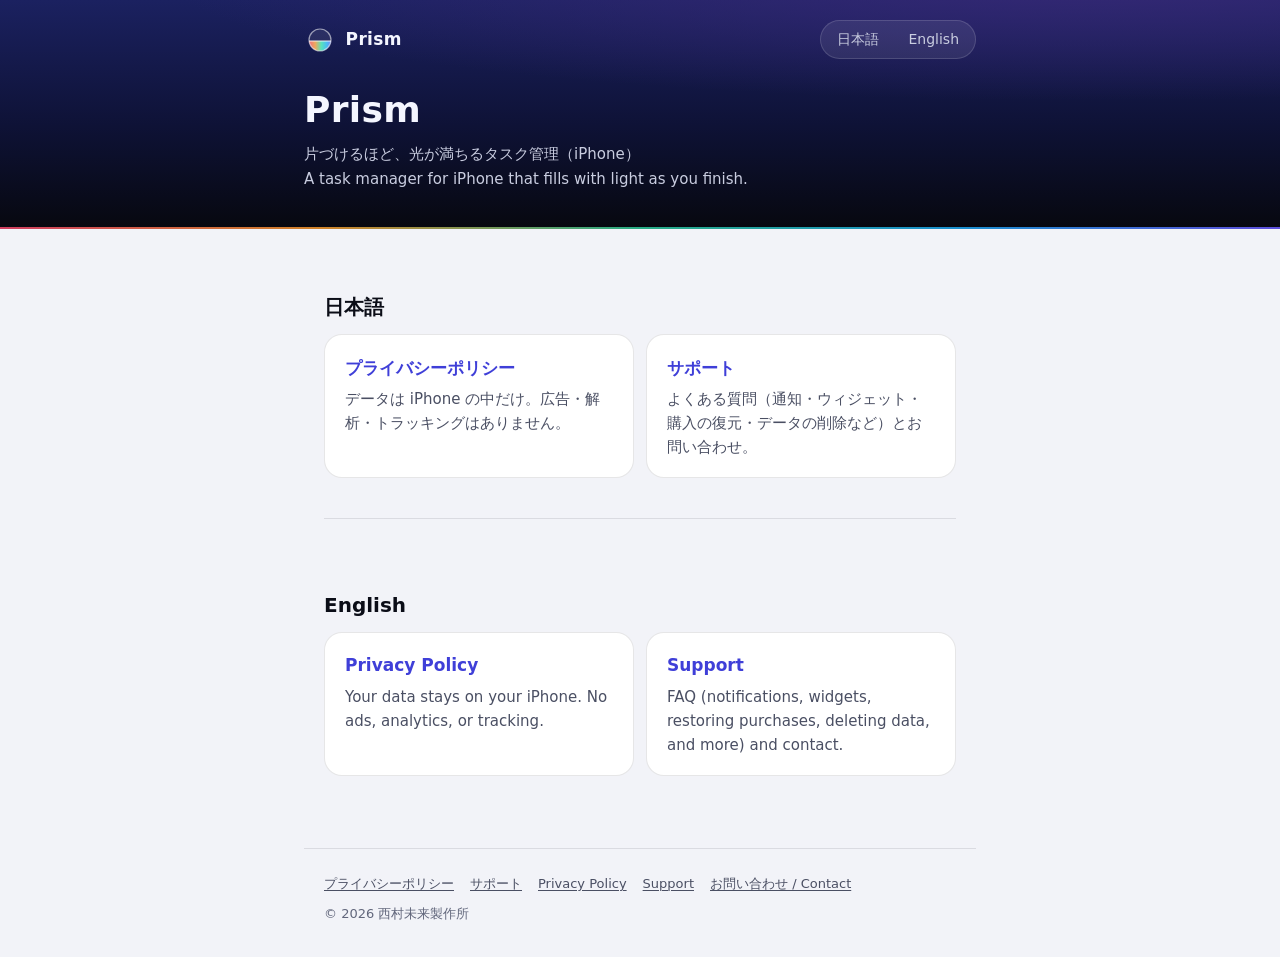
<file: index.html>
<!DOCTYPE html>
<html lang="ja">
<head>
<meta charset="utf-8">
<meta name="viewport" content="width=device-width, initial-scale=1, viewport-fit=cover">
<meta http-equiv="Content-Security-Policy" content="default-src 'none'; style-src 'self'; img-src 'self'; base-uri 'none'; form-action 'none'">
<meta name="referrer" content="no-referrer">
<meta name="color-scheme" content="light dark">
<meta name="theme-color" content="#1B2160">
<meta name="description" content="タスク管理アプリ「Prism」のプライバシーポリシーとサポート / Privacy Policy and Support for Prism">
<title>Prism</title>
<link rel="stylesheet" href="assets/site.css">
</head>
<body>
<a class="skip-link" href="#main">本文へ移動 / Skip to content</a>

<header class="site-header">
  <div class="header-inner">
    <div class="header-bar">
      <a class="brand" href="./" aria-current="page">
        <svg class="brand-mark" viewBox="0 0 32 32" aria-hidden="true" focusable="false">
          <defs>
            <linearGradient id="pm-light" x1="0" y1="0" x2="1" y2="0">
              <stop offset="0" stop-color="#FF6A88"/>
              <stop offset="0.3" stop-color="#FFB35C"/>
              <stop offset="0.55" stop-color="#5EF2C2"/>
              <stop offset="0.78" stop-color="#4CC9FF"/>
              <stop offset="1" stop-color="#8B7CFF"/>
            </linearGradient>
            <clipPath id="pm-clip"><circle cx="16" cy="16" r="11"/></clipPath>
          </defs>
          <circle cx="16" cy="16" r="11" fill="#FFFFFF" fill-opacity="0.08"/>
          <rect x="4" y="17" width="24" height="12" fill="url(#pm-light)" fill-opacity="0.92" clip-path="url(#pm-clip)"/>
          <line x1="4" y1="17" x2="28" y2="17" stroke="#FFFFFF" stroke-opacity="0.9" stroke-width="1.2" clip-path="url(#pm-clip)"/>
          <circle cx="16" cy="16" r="11" fill="none" stroke="#FFFFFF" stroke-opacity="0.55" stroke-width="1.2"/>
        </svg>
        <span>Prism</span>
      </a>
      <nav class="lang-switch" aria-label="言語 / Language">
        <a href="#ja" lang="ja">日本語</a>
        <a href="#en" lang="en">English</a>
      </nav>
    </div>
    <h1 class="page-title">Prism</h1>
    <p class="page-lead">片づけるほど、光が満ちるタスク管理（iPhone）<br><span lang="en">A task manager for iPhone that fills with light as you finish.</span></p>
  </div>
</header>

<main id="main">
  <section class="lang-block" id="ja" lang="ja" aria-labelledby="ja-title">
    <h2 id="ja-title">日本語</h2>
    <ul class="cards">
      <li>
        <a class="card" href="privacy/">
          <span class="card-title">プライバシーポリシー</span>
          <span class="card-text">データは iPhone の中だけ。広告・解析・トラッキングはありません。</span>
        </a>
      </li>
      <li>
        <a class="card" href="support/">
          <span class="card-title">サポート</span>
          <span class="card-text">よくある質問（通知・ウィジェット・購入の復元・データの削除など）とお問い合わせ。</span>
        </a>
      </li>
    </ul>
  </section>

  <section class="lang-block" id="en" lang="en" aria-labelledby="en-title">
    <h2 id="en-title">English</h2>
    <ul class="cards">
      <li>
        <a class="card" href="privacy/en/">
          <span class="card-title">Privacy Policy</span>
          <span class="card-text">Your data stays on your iPhone. No ads, analytics, or tracking.</span>
        </a>
      </li>
      <li>
        <a class="card" href="support/en/">
          <span class="card-title">Support</span>
          <span class="card-text">FAQ (notifications, widgets, restoring purchases, deleting data, and more) and contact.</span>
        </a>
      </li>
    </ul>
  </section>
</main>

<footer class="site-footer">
  <nav aria-label="サイト内のリンク / Site links">
    <a href="privacy/">プライバシーポリシー</a>
    <a href="support/">サポート</a>
    <a href="privacy/en/" lang="en">Privacy Policy</a>
    <a href="support/en/" lang="en">Support</a>
    <a href="contact/">お問い合わせ / Contact</a>
  </nav>
  <p>&copy; 2026 西村未来製作所</p>
</footer>
</body>
</html>
</file>
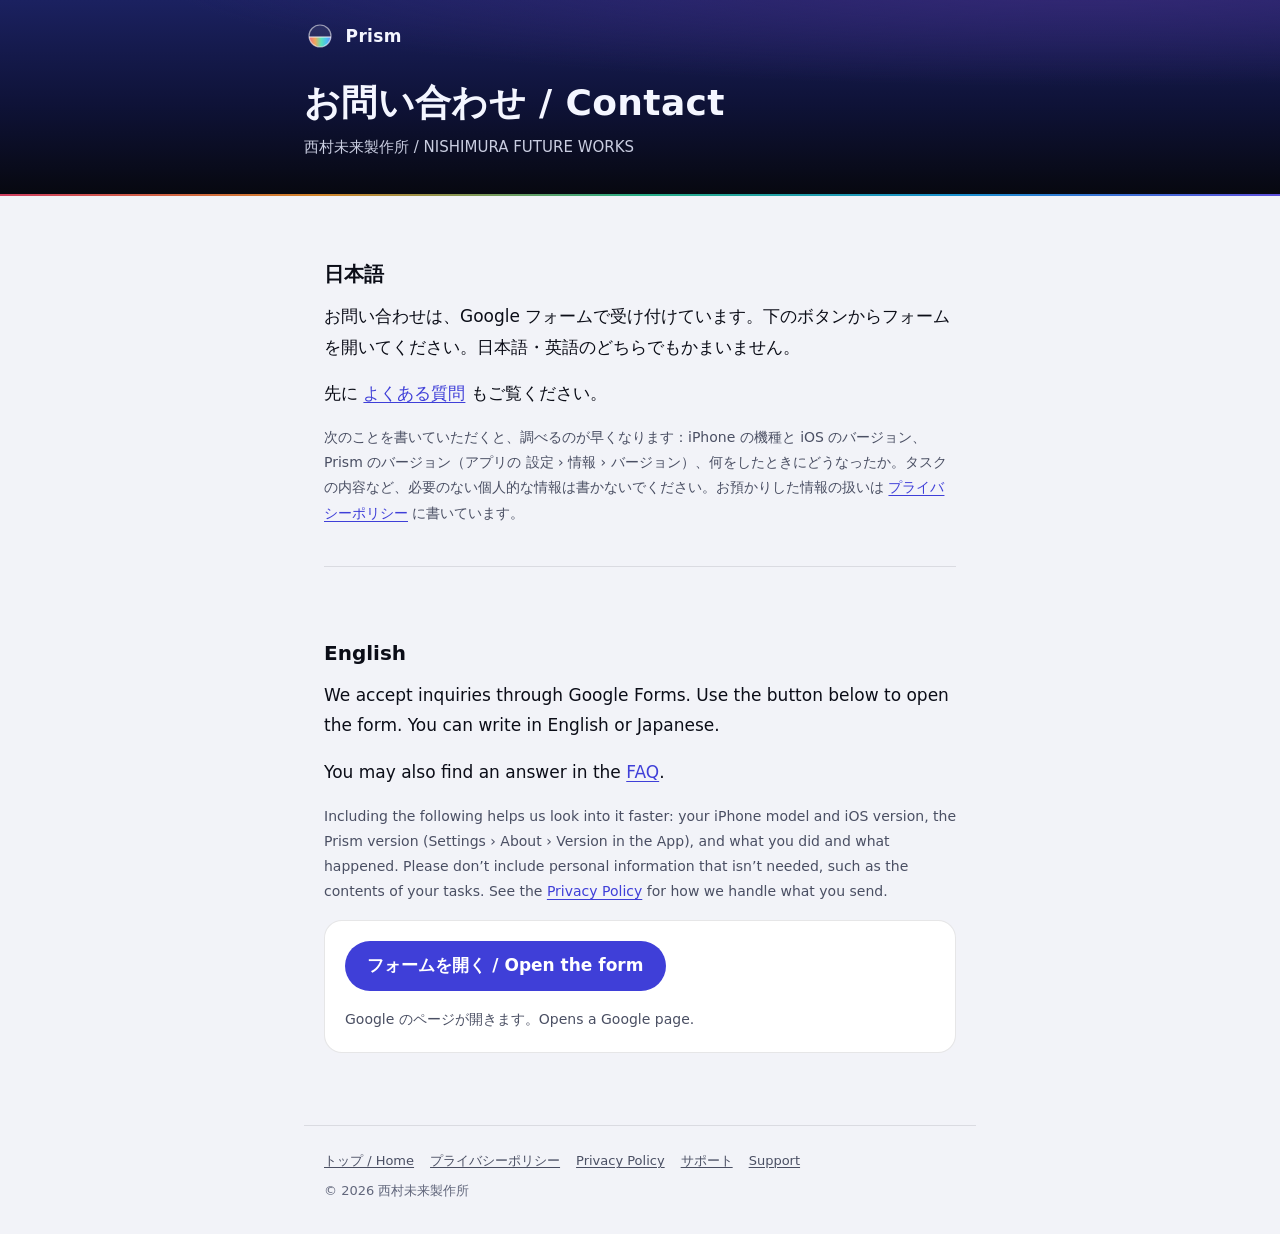
<file: contact/index.html>
<!DOCTYPE html>
<html lang="ja">
<head>
<meta charset="utf-8">
<meta name="viewport" content="width=device-width, initial-scale=1, viewport-fit=cover">
<meta http-equiv="Content-Security-Policy" content="default-src 'none'; style-src 'self'; img-src 'self'; base-uri 'none'; form-action 'none'">
<meta name="referrer" content="no-referrer">
<meta name="color-scheme" content="light dark">
<meta name="theme-color" content="#1B2160">
<meta name="description" content="Prism のお問い合わせ / Contact Prism">
<title>お問い合わせ / Contact | Prism</title>
<link rel="stylesheet" href="../assets/site.css">
</head>
<body>
<a class="skip-link" href="#main">本文へ移動 / Skip to content</a>

<!--
  ================================================================
  お問い合わせフォームの URL は、サイト全体でこのファイルの中だけにある。
  フォームを作り直したら、下のボタンの href（1 か所）を新しい URL に置き換える。
  フォームは「回答者：リンクを知っている全員」にする（ログインなしで送れるように。2026-11-15 確認）。
  ほかのページ（プライバシーポリシー・サポート）は、このページ（contact/）へリンクしている。
  手順は docs/mvp/07_release.md 5 章。
  ================================================================
-->

<header class="site-header">
  <div class="header-inner">
    <div class="header-bar">
      <a class="brand" href="../">
        <svg class="brand-mark" viewBox="0 0 32 32" aria-hidden="true" focusable="false">
          <defs>
            <linearGradient id="pm-light" x1="0" y1="0" x2="1" y2="0">
              <stop offset="0" stop-color="#FF6A88"/>
              <stop offset="0.3" stop-color="#FFB35C"/>
              <stop offset="0.55" stop-color="#5EF2C2"/>
              <stop offset="0.78" stop-color="#4CC9FF"/>
              <stop offset="1" stop-color="#8B7CFF"/>
            </linearGradient>
            <clipPath id="pm-clip"><circle cx="16" cy="16" r="11"/></clipPath>
          </defs>
          <circle cx="16" cy="16" r="11" fill="#FFFFFF" fill-opacity="0.08"/>
          <rect x="4" y="17" width="24" height="12" fill="url(#pm-light)" fill-opacity="0.92" clip-path="url(#pm-clip)"/>
          <line x1="4" y1="17" x2="28" y2="17" stroke="#FFFFFF" stroke-opacity="0.9" stroke-width="1.2" clip-path="url(#pm-clip)"/>
          <circle cx="16" cy="16" r="11" fill="none" stroke="#FFFFFF" stroke-opacity="0.55" stroke-width="1.2"/>
        </svg>
        <span>Prism</span>
      </a>
    </div>
    <h1 class="page-title">お問い合わせ <span lang="en">/ Contact</span></h1>
    <p class="page-lead">西村未来製作所 <span lang="en">/ NISHIMURA FUTURE WORKS</span></p>
  </div>
</header>

<main id="main">
  <section class="lang-block" lang="ja" aria-labelledby="ja-title">
    <h2 id="ja-title">日本語</h2>
    <p>お問い合わせは、Google フォームで受け付けています。下のボタンからフォームを開いてください。日本語・英語のどちらでもかまいません。</p>
    <p>先に <a href="../support/">よくある質問</a> もご覧ください。</p>
    <p class="small">次のことを書いていただくと、調べるのが早くなります：iPhone の機種と iOS のバージョン、Prism のバージョン（アプリの 設定 › 情報 › バージョン）、何をしたときにどうなったか。タスクの内容など、必要のない個人的な情報は書かないでください。お預かりした情報の扱いは <a href="../privacy/#inquiry">プライバシーポリシー</a> に書いています。</p>
  </section>

  <section class="lang-block" lang="en" aria-labelledby="en-title">
    <h2 id="en-title">English</h2>
    <p>We accept inquiries through Google Forms. Use the button below to open the form. You can write in English or Japanese.</p>
    <p>You may also find an answer in the <a href="../support/en/">FAQ</a>.</p>
    <p class="small">Including the following helps us look into it faster: your iPhone model and iOS version, the Prism version (Settings › About › Version in the App), and what you did and what happened. Please don’t include personal information that isn’t needed, such as the contents of your tasks. See the <a href="../privacy/en/#inquiry">Privacy Policy</a> for how we handle what you send.</p>
  </section>

  <div class="contact-box">
    <!-- Google フォームの URL（サイト全体でここ 1 か所） -->
    <p><a class="button" href="https://forms.gle/X8L5TY3he1C3wiV58" rel="noopener noreferrer">フォームを開く <span lang="en">/ Open the form</span></a></p>
    <p class="small">Google のページが開きます。<span lang="en">Opens a Google page.</span></p>
  </div>
</main>

<footer class="site-footer">
  <nav aria-label="サイト内のリンク / Site links">
    <a href="../">トップ / Home</a>
    <a href="../privacy/">プライバシーポリシー</a>
    <a href="../privacy/en/" lang="en">Privacy Policy</a>
    <a href="../support/">サポート</a>
    <a href="../support/en/" lang="en">Support</a>
  </nav>
  <p>&copy; 2026 西村未来製作所</p>
</footer>
</body>
</html>
</file>
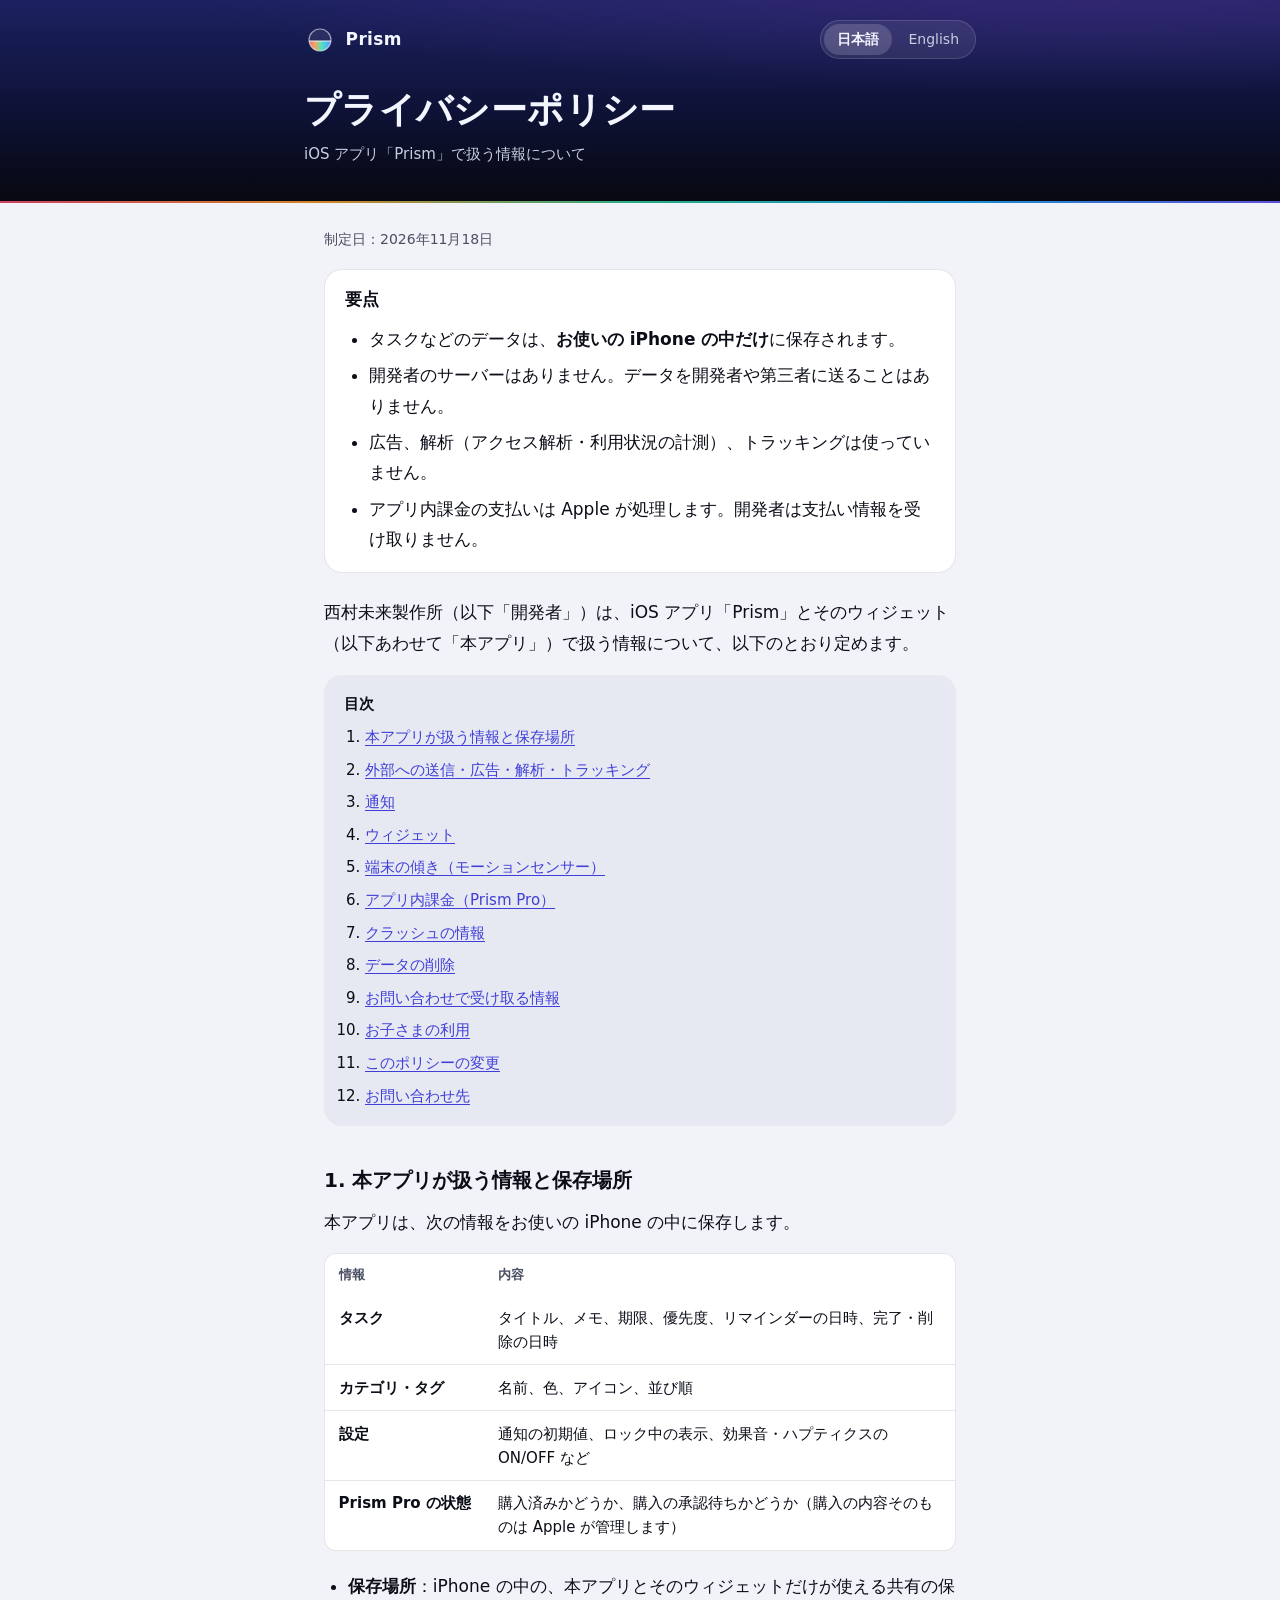
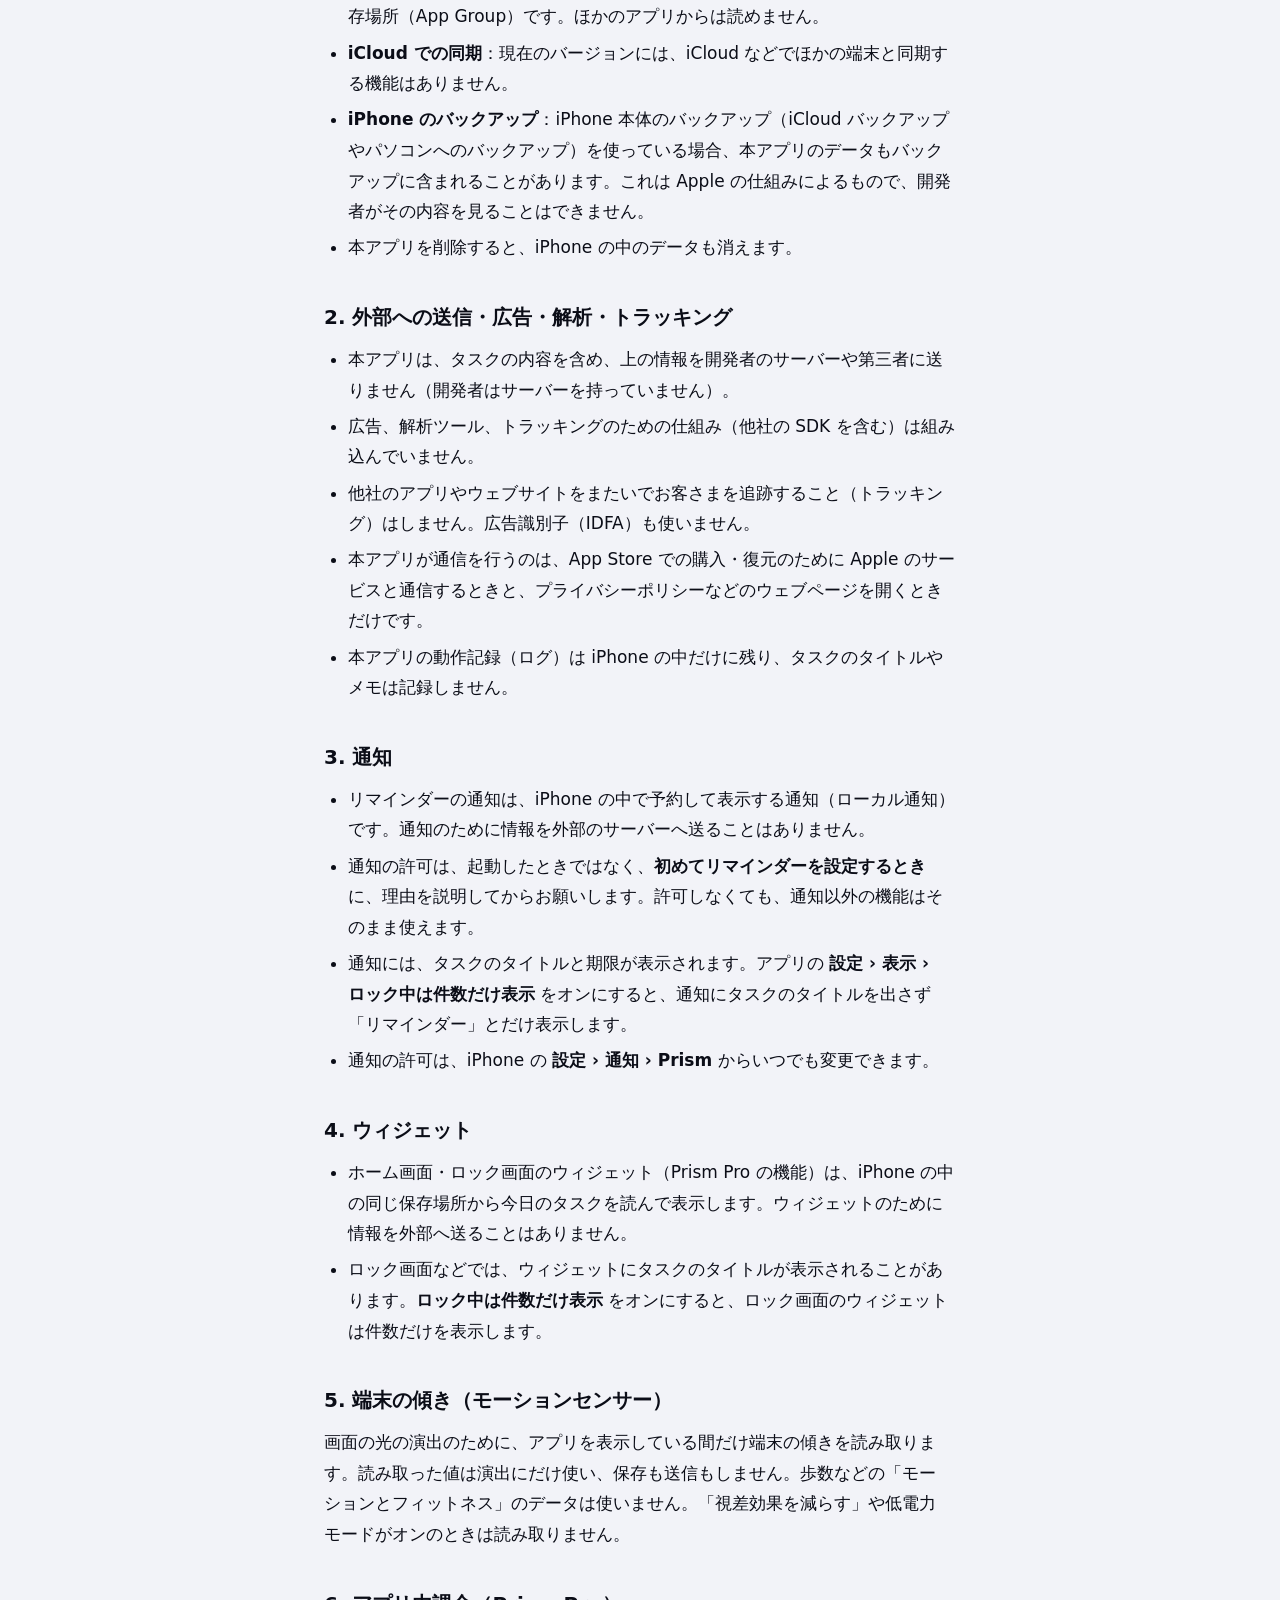
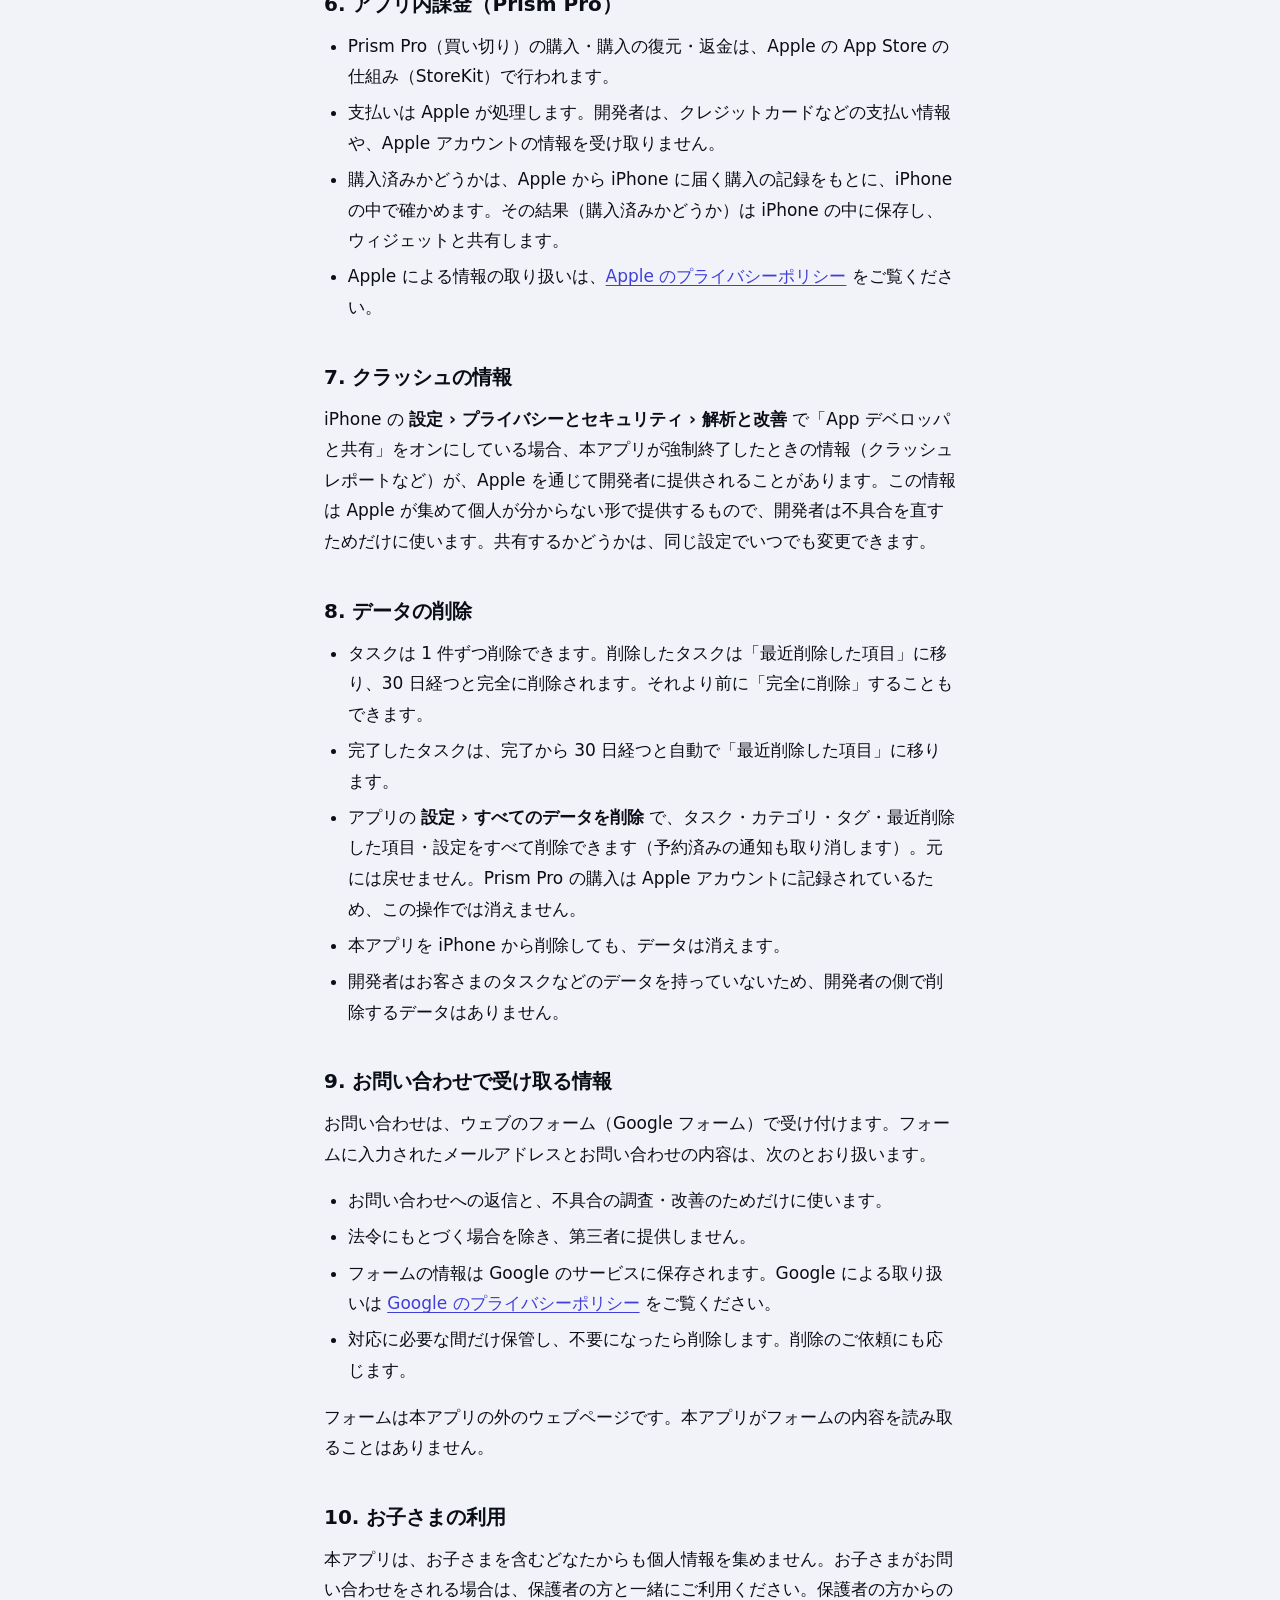
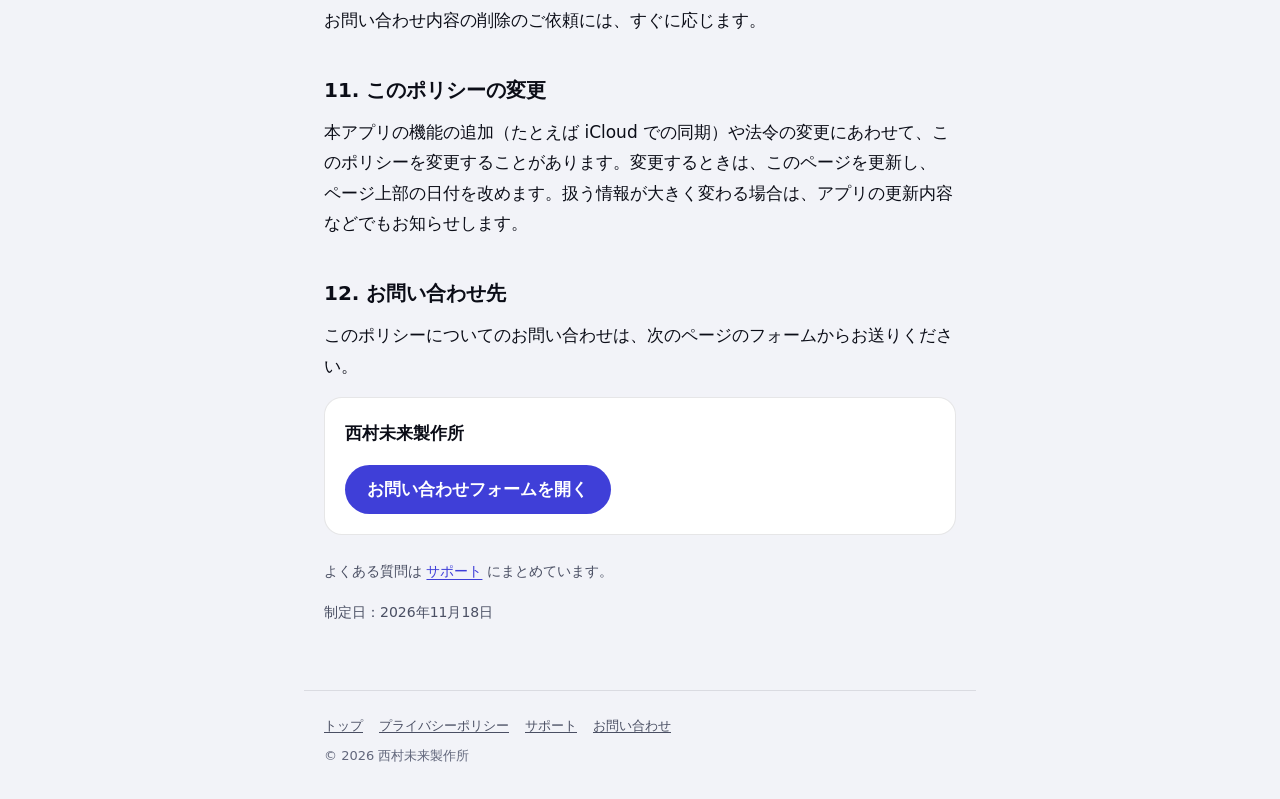
<file: privacy/index.html>
<!DOCTYPE html>
<html lang="ja">
<head>
<meta charset="utf-8">
<meta name="viewport" content="width=device-width, initial-scale=1, viewport-fit=cover">
<meta http-equiv="Content-Security-Policy" content="default-src 'none'; style-src 'self'; img-src 'self'; base-uri 'none'; form-action 'none'">
<meta name="referrer" content="no-referrer">
<meta name="color-scheme" content="light dark">
<meta name="theme-color" content="#1B2160">
<meta name="description" content="タスク管理アプリ「Prism」のプライバシーポリシーです。">
<title>プライバシーポリシー | Prism</title>
<link rel="stylesheet" href="../assets/site.css">
<link rel="alternate" hreflang="ja" href="./">
<link rel="alternate" hreflang="en" href="en/">
</head>
<body>
<a class="skip-link" href="#main">本文へ移動</a>

<header class="site-header">
  <div class="header-inner">
    <div class="header-bar">
      <a class="brand" href="../">
        <svg class="brand-mark" viewBox="0 0 32 32" aria-hidden="true" focusable="false">
          <defs>
            <linearGradient id="pm-light" x1="0" y1="0" x2="1" y2="0">
              <stop offset="0" stop-color="#FF6A88"/>
              <stop offset="0.3" stop-color="#FFB35C"/>
              <stop offset="0.55" stop-color="#5EF2C2"/>
              <stop offset="0.78" stop-color="#4CC9FF"/>
              <stop offset="1" stop-color="#8B7CFF"/>
            </linearGradient>
            <clipPath id="pm-clip"><circle cx="16" cy="16" r="11"/></clipPath>
          </defs>
          <circle cx="16" cy="16" r="11" fill="#FFFFFF" fill-opacity="0.08"/>
          <rect x="4" y="17" width="24" height="12" fill="url(#pm-light)" fill-opacity="0.92" clip-path="url(#pm-clip)"/>
          <line x1="4" y1="17" x2="28" y2="17" stroke="#FFFFFF" stroke-opacity="0.9" stroke-width="1.2" clip-path="url(#pm-clip)"/>
          <circle cx="16" cy="16" r="11" fill="none" stroke="#FFFFFF" stroke-opacity="0.55" stroke-width="1.2"/>
        </svg>
        <span>Prism</span>
      </a>
      <nav class="lang-switch" aria-label="言語 / Language">
        <span aria-current="page" lang="ja">日本語</span>
        <a href="en/" lang="en" hreflang="en">English</a>
      </nav>
    </div>
    <h1 class="page-title">プライバシーポリシー</h1>
    <p class="page-lead">iOS アプリ「Prism」で扱う情報について</p>
  </div>
</header>

<main id="main">
  <!-- 制定日は仮（2026-11）。公開の前に確かめる（docs/mvp/07_release.md 5 章） -->
  <p class="small">制定日：2026年11月18日</p>

  <section class="summary" aria-labelledby="summary-title">
    <h2 id="summary-title">要点</h2>
    <ul>
      <li>タスクなどのデータは、<strong>お使いの iPhone の中だけ</strong>に保存されます。</li>
      <li>開発者のサーバーはありません。データを開発者や第三者に送ることはありません。</li>
      <li>広告、解析（アクセス解析・利用状況の計測）、トラッキングは使っていません。</li>
      <li>アプリ内課金の支払いは Apple が処理します。開発者は支払い情報を受け取りません。</li>
    </ul>
  </section>

  <p>西村未来製作所（以下「開発者」）は、iOS アプリ「Prism」とそのウィジェット（以下あわせて「本アプリ」）で扱う情報について、以下のとおり定めます。</p>

  <nav class="toc" aria-labelledby="toc-title">
    <p id="toc-title">目次</p>
    <ol>
      <li><a href="#data">本アプリが扱う情報と保存場所</a></li>
      <li><a href="#no-collection">外部への送信・広告・解析・トラッキング</a></li>
      <li><a href="#notifications">通知</a></li>
      <li><a href="#widgets">ウィジェット</a></li>
      <li><a href="#motion">端末の傾き（モーションセンサー）</a></li>
      <li><a href="#purchase">アプリ内課金（Prism Pro）</a></li>
      <li><a href="#crash">クラッシュの情報</a></li>
      <li><a href="#delete">データの削除</a></li>
      <li><a href="#inquiry">お問い合わせで受け取る情報</a></li>
      <li><a href="#children">お子さまの利用</a></li>
      <li><a href="#changes">このポリシーの変更</a></li>
      <li><a href="#contact">お問い合わせ先</a></li>
    </ol>
  </nav>

  <section aria-labelledby="data">
    <h2 id="data">1. 本アプリが扱う情報と保存場所</h2>
    <p>本アプリは、次の情報をお使いの iPhone の中に保存します。</p>
    <div class="table-wrap">
      <table>
        <thead>
          <tr><th scope="col">情報</th><th scope="col">内容</th></tr>
        </thead>
        <tbody>
          <tr><th scope="row">タスク</th><td>タイトル、メモ、期限、優先度、リマインダーの日時、完了・削除の日時</td></tr>
          <tr><th scope="row">カテゴリ・タグ</th><td>名前、色、アイコン、並び順</td></tr>
          <tr><th scope="row">設定</th><td>通知の初期値、ロック中の表示、効果音・ハプティクスの ON/OFF など</td></tr>
          <tr><th scope="row">Prism Pro の状態</th><td>購入済みかどうか、購入の承認待ちかどうか（購入の内容そのものは Apple が管理します）</td></tr>
        </tbody>
      </table>
    </div>
    <ul>
      <li><strong>保存場所</strong>：iPhone の中の、本アプリとそのウィジェットだけが使える共有の保存場所（App Group）です。ほかのアプリからは読めません。</li>
      <li><strong>iCloud での同期</strong>：現在のバージョンには、iCloud などでほかの端末と同期する機能はありません。</li>
      <li><strong>iPhone のバックアップ</strong>：iPhone 本体のバックアップ（iCloud バックアップやパソコンへのバックアップ）を使っている場合、本アプリのデータもバックアップに含まれることがあります。これは Apple の仕組みによるもので、開発者がその内容を見ることはできません。</li>
      <li>本アプリを削除すると、iPhone の中のデータも消えます。</li>
    </ul>
  </section>

  <section aria-labelledby="no-collection">
    <h2 id="no-collection">2. 外部への送信・広告・解析・トラッキング</h2>
    <ul>
      <li>本アプリは、タスクの内容を含め、上の情報を開発者のサーバーや第三者に送りません（開発者はサーバーを持っていません）。</li>
      <li>広告、解析ツール、トラッキングのための仕組み（他社の SDK を含む）は組み込んでいません。</li>
      <li>他社のアプリやウェブサイトをまたいでお客さまを追跡すること（トラッキング）はしません。広告識別子（IDFA）も使いません。</li>
      <li>本アプリが通信を行うのは、App Store での購入・復元のために Apple のサービスと通信するときと、プライバシーポリシーなどのウェブページを開くときだけです。</li>
      <li>本アプリの動作記録（ログ）は iPhone の中だけに残り、タスクのタイトルやメモは記録しません。</li>
    </ul>
  </section>

  <section aria-labelledby="notifications">
    <h2 id="notifications">3. 通知</h2>
    <ul>
      <li>リマインダーの通知は、iPhone の中で予約して表示する通知（ローカル通知）です。通知のために情報を外部のサーバーへ送ることはありません。</li>
      <li>通知の許可は、起動したときではなく、<strong>初めてリマインダーを設定するとき</strong>に、理由を説明してからお願いします。許可しなくても、通知以外の機能はそのまま使えます。</li>
      <li>通知には、タスクのタイトルと期限が表示されます。アプリの <span class="ui">設定 › 表示 › ロック中は件数だけ表示</span> をオンにすると、通知にタスクのタイトルを出さず「リマインダー」とだけ表示します。</li>
      <li>通知の許可は、iPhone の <span class="ui">設定 › 通知 › Prism</span> からいつでも変更できます。</li>
    </ul>
  </section>

  <section aria-labelledby="widgets">
    <h2 id="widgets">4. ウィジェット</h2>
    <ul>
      <li>ホーム画面・ロック画面のウィジェット（Prism Pro の機能）は、iPhone の中の同じ保存場所から今日のタスクを読んで表示します。ウィジェットのために情報を外部へ送ることはありません。</li>
      <li>ロック画面などでは、ウィジェットにタスクのタイトルが表示されることがあります。<span class="ui">ロック中は件数だけ表示</span> をオンにすると、ロック画面のウィジェットは件数だけを表示します。</li>
    </ul>
  </section>

  <section aria-labelledby="motion">
    <h2 id="motion">5. 端末の傾き（モーションセンサー）</h2>
    <p>画面の光の演出のために、アプリを表示している間だけ端末の傾きを読み取ります。読み取った値は演出にだけ使い、保存も送信もしません。歩数などの「モーションとフィットネス」のデータは使いません。「視差効果を減らす」や低電力モードがオンのときは読み取りません。</p>
  </section>

  <section aria-labelledby="purchase">
    <h2 id="purchase">6. アプリ内課金（Prism Pro）</h2>
    <ul>
      <li>Prism Pro（買い切り）の購入・購入の復元・返金は、Apple の App Store の仕組み（StoreKit）で行われます。</li>
      <li>支払いは Apple が処理します。開発者は、クレジットカードなどの支払い情報や、Apple アカウントの情報を受け取りません。</li>
      <li>購入済みかどうかは、Apple から iPhone に届く購入の記録をもとに、iPhone の中で確かめます。その結果（購入済みかどうか）は iPhone の中に保存し、ウィジェットと共有します。</li>
      <li>Apple による情報の取り扱いは、<a href="https://www.apple.com/jp/legal/privacy/" hreflang="ja">Apple のプライバシーポリシー</a> をご覧ください。</li>
    </ul>
  </section>

  <section aria-labelledby="crash">
    <h2 id="crash">7. クラッシュの情報</h2>
    <p>iPhone の <span class="ui">設定 › プライバシーとセキュリティ › 解析と改善</span> で「App デベロッパと共有」をオンにしている場合、本アプリが強制終了したときの情報（クラッシュレポートなど）が、Apple を通じて開発者に提供されることがあります。この情報は Apple が集めて個人が分からない形で提供するもので、開発者は不具合を直すためだけに使います。共有するかどうかは、同じ設定でいつでも変更できます。</p>
  </section>

  <section aria-labelledby="delete">
    <h2 id="delete">8. データの削除</h2>
    <ul>
      <li>タスクは 1 件ずつ削除できます。削除したタスクは「最近削除した項目」に移り、30 日経つと完全に削除されます。それより前に「完全に削除」することもできます。</li>
      <li>完了したタスクは、完了から 30 日経つと自動で「最近削除した項目」に移ります。</li>
      <li>アプリの <span class="ui">設定 › すべてのデータを削除</span> で、タスク・カテゴリ・タグ・最近削除した項目・設定をすべて削除できます（予約済みの通知も取り消します）。元には戻せません。Prism Pro の購入は Apple アカウントに記録されているため、この操作では消えません。</li>
      <li>本アプリを iPhone から削除しても、データは消えます。</li>
      <li>開発者はお客さまのタスクなどのデータを持っていないため、開発者の側で削除するデータはありません。</li>
    </ul>
  </section>

  <section aria-labelledby="inquiry">
    <h2 id="inquiry">9. お問い合わせで受け取る情報</h2>
    <p>お問い合わせは、ウェブのフォーム（Google フォーム）で受け付けます。フォームに入力されたメールアドレスとお問い合わせの内容は、次のとおり扱います。</p>
    <ul>
      <li>お問い合わせへの返信と、不具合の調査・改善のためだけに使います。</li>
      <li>法令にもとづく場合を除き、第三者に提供しません。</li>
      <li>フォームの情報は Google のサービスに保存されます。Google による取り扱いは <a href="https://policies.google.com/privacy?hl=ja" hreflang="ja">Google のプライバシーポリシー</a> をご覧ください。</li>
      <li>対応に必要な間だけ保管し、不要になったら削除します。削除のご依頼にも応じます。</li>
    </ul>
    <p>フォームは本アプリの外のウェブページです。本アプリがフォームの内容を読み取ることはありません。</p>
  </section>

  <section aria-labelledby="children">
    <h2 id="children">10. お子さまの利用</h2>
    <p>本アプリは、お子さまを含むどなたからも個人情報を集めません。お子さまがお問い合わせをされる場合は、保護者の方と一緒にご利用ください。保護者の方からのお問い合わせ内容の削除のご依頼には、すぐに応じます。</p>
  </section>

  <section aria-labelledby="changes">
    <h2 id="changes">11. このポリシーの変更</h2>
    <p>本アプリの機能の追加（たとえば iCloud での同期）や法令の変更にあわせて、このポリシーを変更することがあります。変更するときは、このページを更新し、ページ上部の日付を改めます。扱う情報が大きく変わる場合は、アプリの更新内容などでもお知らせします。</p>
  </section>

  <section aria-labelledby="contact">
    <h2 id="contact">12. お問い合わせ先</h2>
    <p>このポリシーについてのお問い合わせは、次のページのフォームからお送りください。</p>
    <div class="contact-box">
      <p><strong>西村未来製作所</strong></p>
      <p><a class="button" href="../contact/">お問い合わせフォームを開く</a></p>
    </div>
    <p class="small">よくある質問は <a href="../support/">サポート</a> にまとめています。</p>
  </section>

  <p class="small">制定日：2026年11月18日</p>
</main>

<footer class="site-footer">
  <nav aria-label="サイト内のリンク">
    <a href="../">トップ</a>
    <a href="./" aria-current="page">プライバシーポリシー</a>
    <a href="../support/">サポート</a>
    <a href="../contact/">お問い合わせ</a>
  </nav>
  <p>&copy; 2026 西村未来製作所</p>
</footer>
</body>
</html>
</file>
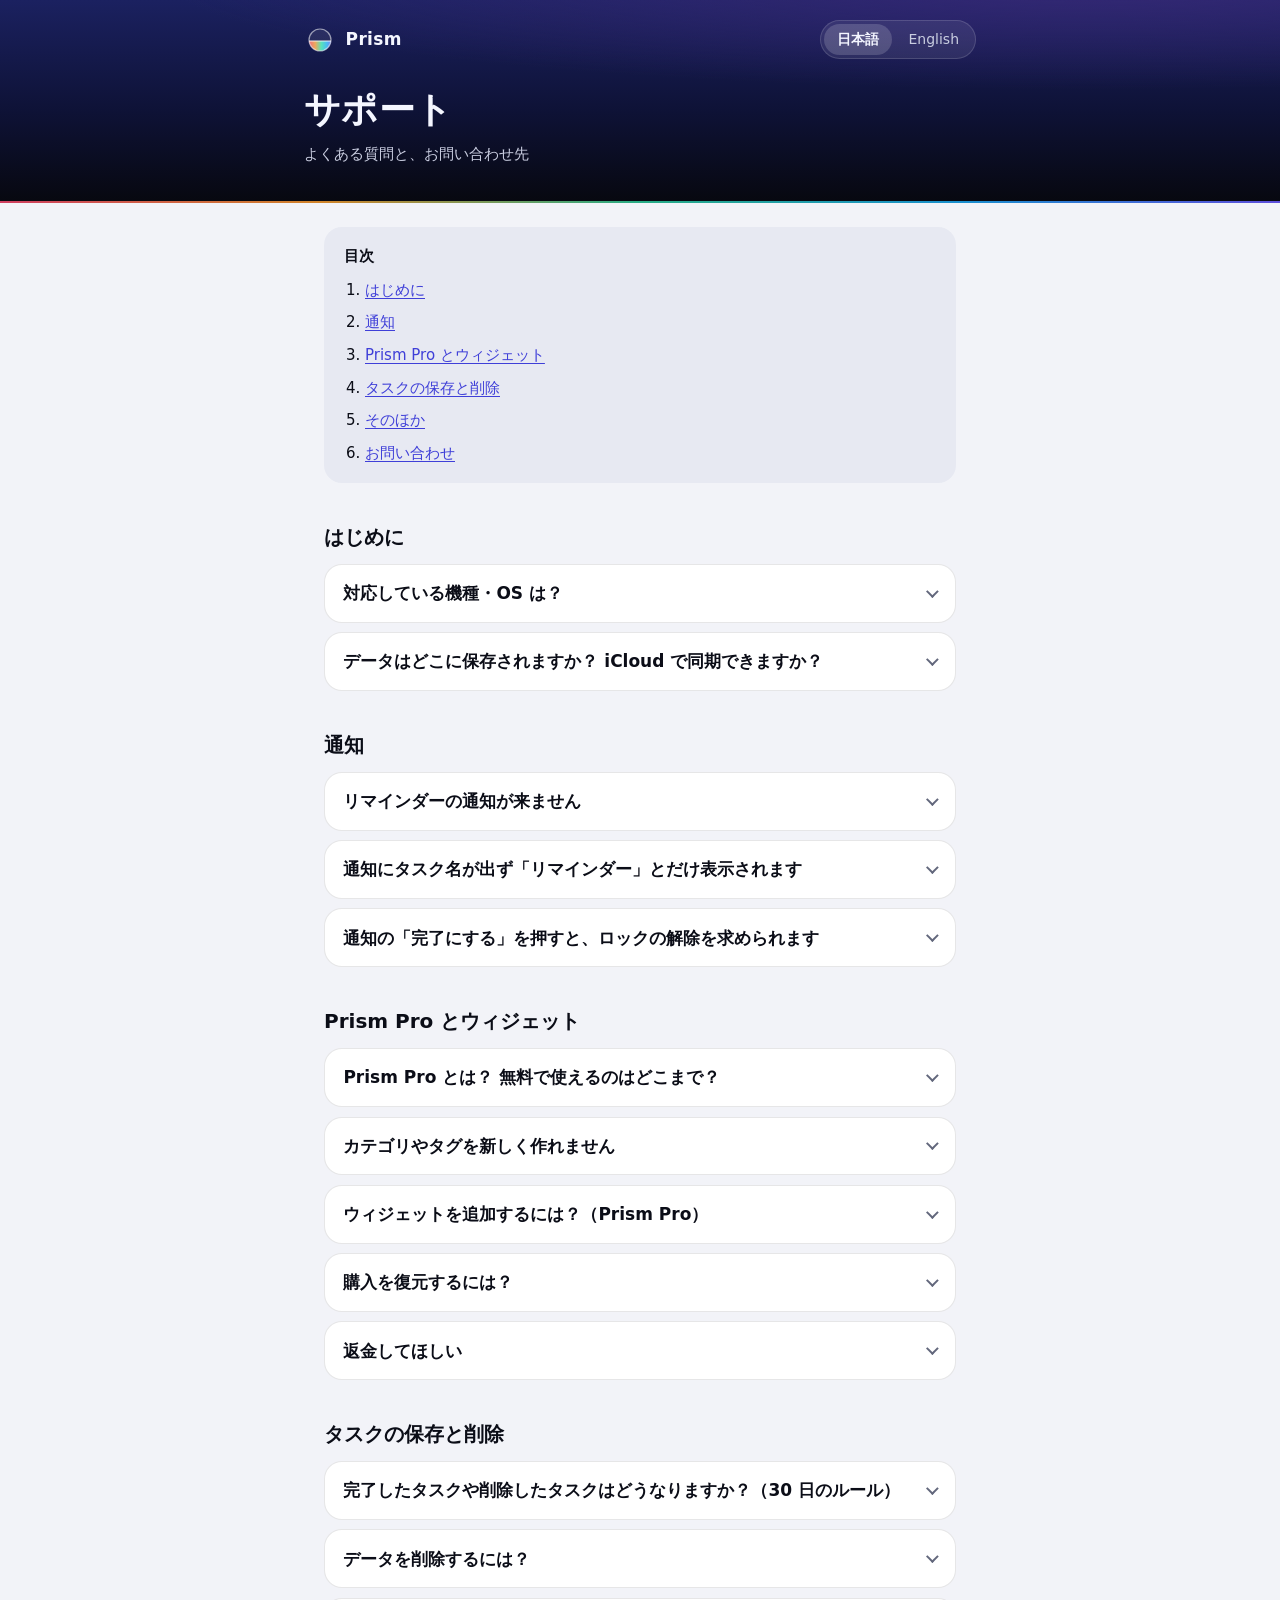
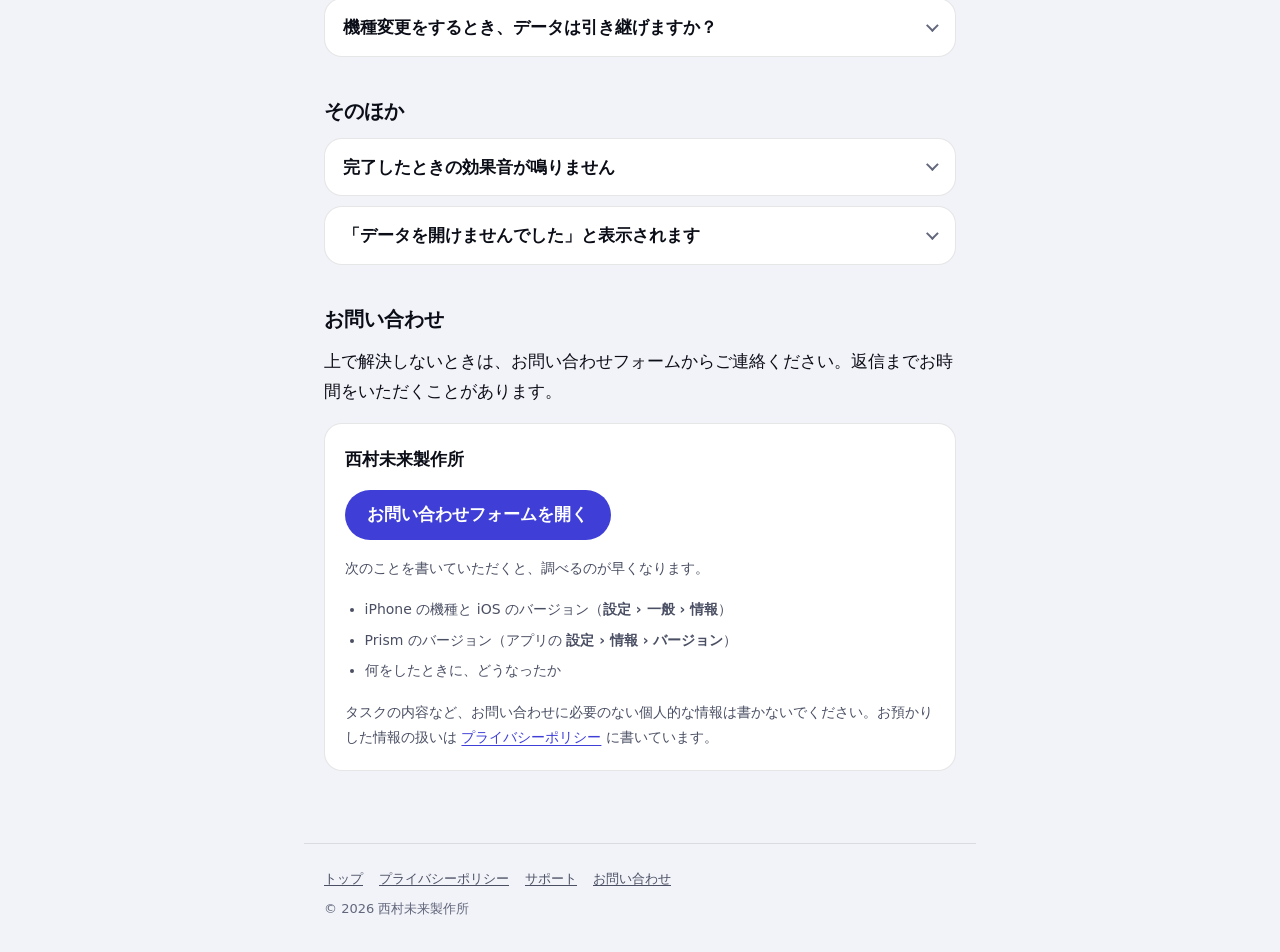
<file: support/index.html>
<!DOCTYPE html>
<html lang="ja">
<head>
<meta charset="utf-8">
<meta name="viewport" content="width=device-width, initial-scale=1, viewport-fit=cover">
<meta http-equiv="Content-Security-Policy" content="default-src 'none'; style-src 'self'; img-src 'self'; base-uri 'none'; form-action 'none'">
<meta name="referrer" content="no-referrer">
<meta name="color-scheme" content="light dark">
<meta name="theme-color" content="#1B2160">
<meta name="description" content="タスク管理アプリ「Prism」のサポート（よくある質問とお問い合わせ）です。">
<title>サポート | Prism</title>
<link rel="stylesheet" href="../assets/site.css">
<link rel="alternate" hreflang="ja" href="./">
<link rel="alternate" hreflang="en" href="en/">
</head>
<body>
<a class="skip-link" href="#main">本文へ移動</a>

<header class="site-header">
  <div class="header-inner">
    <div class="header-bar">
      <a class="brand" href="../">
        <svg class="brand-mark" viewBox="0 0 32 32" aria-hidden="true" focusable="false">
          <defs>
            <linearGradient id="pm-light" x1="0" y1="0" x2="1" y2="0">
              <stop offset="0" stop-color="#FF6A88"/>
              <stop offset="0.3" stop-color="#FFB35C"/>
              <stop offset="0.55" stop-color="#5EF2C2"/>
              <stop offset="0.78" stop-color="#4CC9FF"/>
              <stop offset="1" stop-color="#8B7CFF"/>
            </linearGradient>
            <clipPath id="pm-clip"><circle cx="16" cy="16" r="11"/></clipPath>
          </defs>
          <circle cx="16" cy="16" r="11" fill="#FFFFFF" fill-opacity="0.08"/>
          <rect x="4" y="17" width="24" height="12" fill="url(#pm-light)" fill-opacity="0.92" clip-path="url(#pm-clip)"/>
          <line x1="4" y1="17" x2="28" y2="17" stroke="#FFFFFF" stroke-opacity="0.9" stroke-width="1.2" clip-path="url(#pm-clip)"/>
          <circle cx="16" cy="16" r="11" fill="none" stroke="#FFFFFF" stroke-opacity="0.55" stroke-width="1.2"/>
        </svg>
        <span>Prism</span>
      </a>
      <nav class="lang-switch" aria-label="言語 / Language">
        <span aria-current="page" lang="ja">日本語</span>
        <a href="en/" lang="en" hreflang="en">English</a>
      </nav>
    </div>
    <h1 class="page-title">サポート</h1>
    <p class="page-lead">よくある質問と、お問い合わせ先</p>
  </div>
</header>

<main id="main">
  <nav class="toc" aria-labelledby="toc-title">
    <p id="toc-title">目次</p>
    <ol>
      <li><a href="#basics">はじめに</a></li>
      <li><a href="#notifications">通知</a></li>
      <li><a href="#pro">Prism Pro とウィジェット</a></li>
      <li><a href="#data">タスクの保存と削除</a></li>
      <li><a href="#others">そのほか</a></li>
      <li><a href="#contact">お問い合わせ</a></li>
    </ol>
  </nav>

  <!-- ============ はじめに ============ -->
  <section class="faq-group" aria-labelledby="basics">
    <h2 id="basics">はじめに</h2>

    <details class="faq" id="os">
      <summary>対応している機種・OS は？</summary>
      <div class="faq-body">
        <p><strong>iOS 26 以降の iPhone</strong> に対応しています。iPhone 用のアプリです。</p>
        <p>アプリの表示は日本語と英語に対応し、iPhone の言語の設定に合わせて切り替わります。アプリだけ言語を変えたいときは、iPhone の <span class="ui">設定 › アプリ › Prism › 言語</span> で選べます。</p>
      </div>
    </details>

    <details class="faq" id="where">
      <summary>データはどこに保存されますか？ iCloud で同期できますか？</summary>
      <div class="faq-body">
        <p>タスクなどのデータは、<strong>お使いの iPhone の中だけ</strong>に保存されます。開発者のサーバーへ送ることはありません。</p>
        <p>今のバージョンには、iCloud でほかの端末と同期する機能はありません。アプリを削除すると、データも消えます。</p>
        <p>詳しくは <a href="../privacy/">プライバシーポリシー</a> をご覧ください。</p>
      </div>
    </details>
  </section>

  <!-- ============ 通知 ============ -->
  <section class="faq-group" aria-labelledby="notifications">
    <h2 id="notifications">通知</h2>

    <details class="faq" id="no-notification">
      <summary>リマインダーの通知が来ません</summary>
      <div class="faq-body">
        <p>次の順に確かめてください。</p>
        <ol>
          <li><strong>通知が許可されているか</strong>：アプリの <span class="ui">設定 › 通知</span> に「オフ — 設定を開く」と出ているときは、通知が許可されていません。押すと iPhone の設定が開くので、「通知を許可」をオンにしてください。iPhone の <span class="ui">設定 › 通知 › Prism</span> からも変えられます。</li>
          <li><strong>集中モード</strong>：おやすみモードなどの集中モードがオンだと、通知が表示されないことがあります。iPhone の <span class="ui">設定 › 集中モード</span> で、Prism の通知を許可するか確かめてください。</li>
          <li><strong>リマインダーの日時</strong>：過ぎた日時のリマインダーは通知されません。タスクの詳細で、リマインダーが未来の日時になっているか確かめてください。</li>
          <li><strong>完了・削除したタスク</strong>：完了したタスクと「最近削除した項目」にあるタスクは通知されません。</li>
          <li><strong>日付だけの期限</strong>：時刻のない期限の通知は、アプリの <span class="ui">設定 › 通知 › 日付だけの期限の通知時刻</span> の時刻に届きます。</li>
          <li><strong>リマインダーがとても多いとき</strong>：iPhone では 1 つのアプリが予約できる通知の数に上限があるため、Prism は日時の近いものから順に予約します。ときどきアプリを開くか、iPhone の <span class="ui">設定 › 一般 › Appのバックグラウンド更新</span> をオンにしておくと、先の通知も順に予約されます。</li>
        </ol>
        <p>許可をオンにした後は、アプリを開くと、それまでに設定したリマインダーがまとめて予約されます。</p>
      </div>
    </details>

    <details class="faq" id="notification-name">
      <summary>通知にタスク名が出ず「リマインダー」とだけ表示されます</summary>
      <div class="faq-body">
        <p>アプリの <span class="ui">設定 › 表示 › ロック中は件数だけ表示</span> がオンになっています。オンの間は、ロックを解除していても、通知にタスク名を出しません（ロック画面のウィジェットも件数だけになります）。</p>
        <p>ロック中だけ通知の内容を隠したいときは、この設定をオフにして、iPhone の <span class="ui">設定 › 通知 › プレビューを表示</span> を「ロックされていないとき」にする方法もあります。</p>
      </div>
    </details>

    <details class="faq" id="notification-complete">
      <summary>通知の「完了にする」を押すと、ロックの解除を求められます</summary>
      <div class="faq-body">
        <p>ほかの人が勝手にタスクを完了にできないよう、通知から完了にするときは、いつもロックの解除が必要です。</p>
      </div>
    </details>
  </section>

  <!-- ============ Prism Pro とウィジェット ============ -->
  <section class="faq-group" aria-labelledby="pro">
    <h2 id="pro">Prism Pro とウィジェット</h2>

    <details class="faq" id="what-is-pro">
      <summary>Prism Pro とは？ 無料で使えるのはどこまで？</summary>
      <div class="faq-body">
        <p>Prism Pro は、一度の購入でずっと使える<strong>買い切り</strong>の追加機能です（定期購入ではありません）。価格はアプリの購入画面に表示されます。</p>
        <div class="table-wrap">
          <table>
            <thead>
              <tr><th scope="col">無料</th><th scope="col">Prism Pro</th></tr>
            </thead>
            <tbody>
              <tr>
                <td>タスクの追加・完了・編集・削除、今日、すべて、検索・絞り込み、完了済み、最近削除した項目、リマインダーの通知、光の演出・効果音・ハプティクス</td>
                <td>無料の機能すべてに加えて、ホーム画面・ロック画面のウィジェット</td>
              </tr>
              <tr>
                <td>カテゴリは 5 つまで（最初からある「仕事」「プライベート」を含む）、タグは 10 個まで</td>
                <td>カテゴリ・タグを何個でも作れます</td>
              </tr>
            </tbody>
          </table>
        </div>
        <p>購入は、アプリの <span class="ui">設定 › Prism Pro</span> から行えます。Prism Pro はファミリー共有には対応していません。</p>
      </div>
    </details>

    <details class="faq" id="limit">
      <summary>カテゴリやタグを新しく作れません</summary>
      <div class="faq-body">
        <p>無料版では、<strong>カテゴリは 5 つまで</strong>（最初からある「仕事」「プライベート」を含みます）、<strong>タグは 10 個まで</strong>作れます。<span class="ui">設定 › カテゴリ・タグの管理</span> に「4 / 5」のように今の数が表示されます。</p>
        <ul>
          <li>使わなくなったカテゴリ・タグを削除すると、その分だけ新しく作れます。カテゴリを削除しても、タスクは消えずに「カテゴリなし」になります。</li>
          <li>すでにあるタグをタスクに付けるだけなら、上限に関係なくできます。</li>
          <li>名前・色・アイコンの変更や並べ替えは、いつでもできます。</li>
          <li>Prism Pro にすると、何個でも作れます。</li>
        </ul>
      </div>
    </details>

    <details class="faq" id="widget">
      <summary>ウィジェットを追加するには？（Prism Pro）</summary>
      <div class="faq-body">
        <p>ウィジェットは Prism Pro の機能です。</p>
        <h3>ホーム画面</h3>
        <ol>
          <li>ホーム画面の何もないところを長押しし、左上の「編集」から「ウィジェットを追加」を選びます。</li>
          <li>一覧から「Prism」を選びます。</li>
          <li>「今日のタスク」の大きさ（小・中・大）を選んで追加します。中・大では、ウィジェットからタスクを完了にできます。</li>
        </ol>
        <h3>ロック画面</h3>
        <ol>
          <li>ロック画面を長押しし、「カスタマイズ」から「ロック画面」を選びます。</li>
          <li>ウィジェットの枠を押して「Prism」の「今日の残り」を追加します。</li>
        </ol>
        <p>Prism Pro を購入していないときは、ウィジェットに「Prism Pro で使えます」と表示され、押すと購入画面が開きます。</p>
        <p>ウィジェットに「アプリを開いてください」と出たときや、表示が古いときは、一度アプリを開いてください。</p>
      </div>
    </details>

    <details class="faq" id="restore">
      <summary>購入を復元するには？</summary>
      <div class="faq-body">
        <p>アプリの <span class="ui">設定 › Prism Pro</span> の下にある「購入を復元」を押してください。購入画面の「購入を復元」からも行えます。</p>
        <ul>
          <li>購入したときと<strong>同じ Apple アカウント</strong>でサインインしている必要があります。「復元できる購入が見つかりませんでした」と出たときは、App Store のアカウントを確かめてください。</li>
          <li>同じ Apple アカウントであれば、アプリを入れ直したときや新しい iPhone でも、多くの場合は起動するだけで自動で戻ります。</li>
          <li>「承認を待っています」と出ているときは、ファミリーの保護者の方の承認（承認と購入のリクエスト）を待っている状態です。承認されると自動で使えるようになります。</li>
        </ul>
        <p>「すべてのデータを削除」をしても、Prism Pro の購入は消えません。</p>
      </div>
    </details>

    <details class="faq" id="refund">
      <summary>返金してほしい</summary>
      <div class="faq-body">
        <p>App Store での購入の返金は Apple が受け付けています。開発者が返金の手続きをすることはできません。<a href="https://reportaproblem.apple.com/" hreflang="ja">Apple の「問題を報告する」</a> のページからお申し込みください。</p>
        <p>返金されると Prism Pro の機能は使えなくなりますが、作ったカテゴリ・タグやタスクはそのまま残ります（上限を超えた分も消えません。新しく作れなくなるだけです）。</p>
      </div>
    </details>
  </section>

  <!-- ============ タスクの保存と削除 ============ -->
  <section class="faq-group" aria-labelledby="data">
    <h2 id="data">タスクの保存と削除</h2>

    <details class="faq" id="thirty-days">
      <summary>完了したタスクや削除したタスクはどうなりますか？（30 日のルール）</summary>
      <div class="faq-body">
        <ul>
          <li><strong>完了したタスク</strong>は「完了済み」に残り、<strong>完了から 30 日</strong>経つと自動で「最近削除した項目」に移ります。</li>
          <li><strong>削除したタスク</strong>は「最近削除した項目」に移り、そこに入ってから<strong> 30 日</strong>経つと完全に削除されます。各タスクに残りの日数が表示されます。</li>
          <li>削除した直後は、画面の下に出る「取り消す」で元に戻せます。</li>
          <li>「最近削除した項目」にある間は、いつでも「復元」できます（30 日より前に「完全に削除」したものは戻せません）。カテゴリ・タグ・期限・リマインダーもそのまま戻ります（ただし、その間に削除したカテゴリ・タグは外れます）。完了済みのまま復元したタスクは、<strong>復元した日から</strong>また 30 日数えます。</li>
        </ul>
        <p>「完了済み」と「最近削除した項目」は、「すべて」の画面の右上の「…」から開けます。「最近削除した項目」は <span class="ui">設定 › データ</span> からも開けます。</p>
      </div>
    </details>

    <details class="faq" id="delete">
      <summary>データを削除するには？</summary>
      <div class="faq-body">
        <ul>
          <li><strong>1 件ずつ</strong>：一覧で行を左へスワイプするか、行を長押しして「削除」を選びます。タスクの詳細からも削除できます（「最近削除した項目」に移ります）。</li>
          <li><strong>完了済みをまとめて</strong>：「完了済み」の画面の「すべて削除」で、まとめて「最近削除した項目」に移せます。</li>
          <li><strong>すぐに完全に削除</strong>：「最近削除した項目」で、タスクごとの「完全に削除」、または「すべて削除」を選びます。</li>
          <li><strong>すべてのデータ</strong>：アプリの <span class="ui">設定 › すべてのデータを削除</span> を選びます。確認が 2 回あり、2 回目は「長押しで削除」を 1.5 秒押し続けるか、「削除」と入力して確定します。タスク・カテゴリ・タグ・最近削除した項目・設定がすべて消え、カテゴリは「仕事」「プライベート」だけに戻ります。予約済みの通知も取り消されます。<strong>元に戻せません。</strong>Prism Pro の購入は消えません。</li>
        </ul>
        <p>アプリを iPhone から削除しても、データは消えます。開発者はお客さまのデータを持っていないため、開発者の側で削除するものはありません。</p>
      </div>
    </details>

    <details class="faq" id="new-iphone">
      <summary>機種変更をするとき、データは引き継げますか？</summary>
      <div class="faq-body">
        <p>Prism には、iCloud などでデータを同期・移行する機能はありません。データは iPhone の中だけに保存されています。</p>
        <ul>
          <li>iPhone 全体を <strong>iCloud バックアップやパソコンのバックアップから復元</strong>したり、<strong>クイックスタート</strong>で移したりした場合は、Prism のデータも一緒に移ることがあります。ただし、移行の方法や状況によっては移らないこともあり、開発者が移行を保証することはできません。</li>
          <li>移した後は、通知の許可を改めて求められることがあります。</li>
          <li>Prism Pro は、新しい iPhone でも同じ Apple アカウントであれば使えます（<a href="#restore">購入を復元するには？</a>）。</li>
        </ul>
        <p>古い iPhone を手放す前に、新しい iPhone でデータが見られることを確かめてください。</p>
      </div>
    </details>
  </section>

  <!-- ============ そのほか ============ -->
  <section class="faq-group" aria-labelledby="others">
    <h2 id="others">そのほか</h2>

    <details class="faq" id="sound">
      <summary>完了したときの効果音が鳴りません</summary>
      <div class="faq-body">
        <p>効果音は、iPhone が消音モードのときは鳴りません。また、アプリの <span class="ui">設定 › 触覚と音 › 完了の効果音</span> がオンになっているか確かめてください。ウィジェットや通知から完了にしたときは鳴りません。</p>
      </div>
    </details>

    <details class="faq" id="store-error">
      <summary>「データを開けませんでした」と表示されます</summary>
      <div class="faq-body">
        <p>画面の「もう一度」を押すか、iPhone を再起動してからアプリを開いてください。それでも直らないときは、<strong>アプリを削除せずに</strong>、下のお問い合わせからご連絡ください（アプリを削除するとデータも消えます）。</p>
      </div>
    </details>
  </section>

  <!-- ============ お問い合わせ ============ -->
  <section aria-labelledby="contact">
    <h2 id="contact">お問い合わせ</h2>
    <p>上で解決しないときは、お問い合わせフォームからご連絡ください。返信までお時間をいただくことがあります。</p>
    <div class="contact-box">
      <p><strong>西村未来製作所</strong></p>
      <p><a class="button" href="../contact/">お問い合わせフォームを開く</a></p>
      <p class="small">次のことを書いていただくと、調べるのが早くなります。</p>
      <ul class="small">
        <li>iPhone の機種と iOS のバージョン（<span class="ui">設定 › 一般 › 情報</span>）</li>
        <li>Prism のバージョン（アプリの <span class="ui">設定 › 情報 › バージョン</span>）</li>
        <li>何をしたときに、どうなったか</li>
      </ul>
      <p class="small">タスクの内容など、お問い合わせに必要のない個人的な情報は書かないでください。お預かりした情報の扱いは <a href="../privacy/#inquiry">プライバシーポリシー</a> に書いています。</p>
    </div>
  </section>
</main>

<footer class="site-footer">
  <nav aria-label="サイト内のリンク">
    <a href="../">トップ</a>
    <a href="../privacy/">プライバシーポリシー</a>
    <a href="./" aria-current="page">サポート</a>
    <a href="../contact/">お問い合わせ</a>
  </nav>
  <p>&copy; 2026 西村未来製作所</p>
</footer>
</body>
</html>
</file>
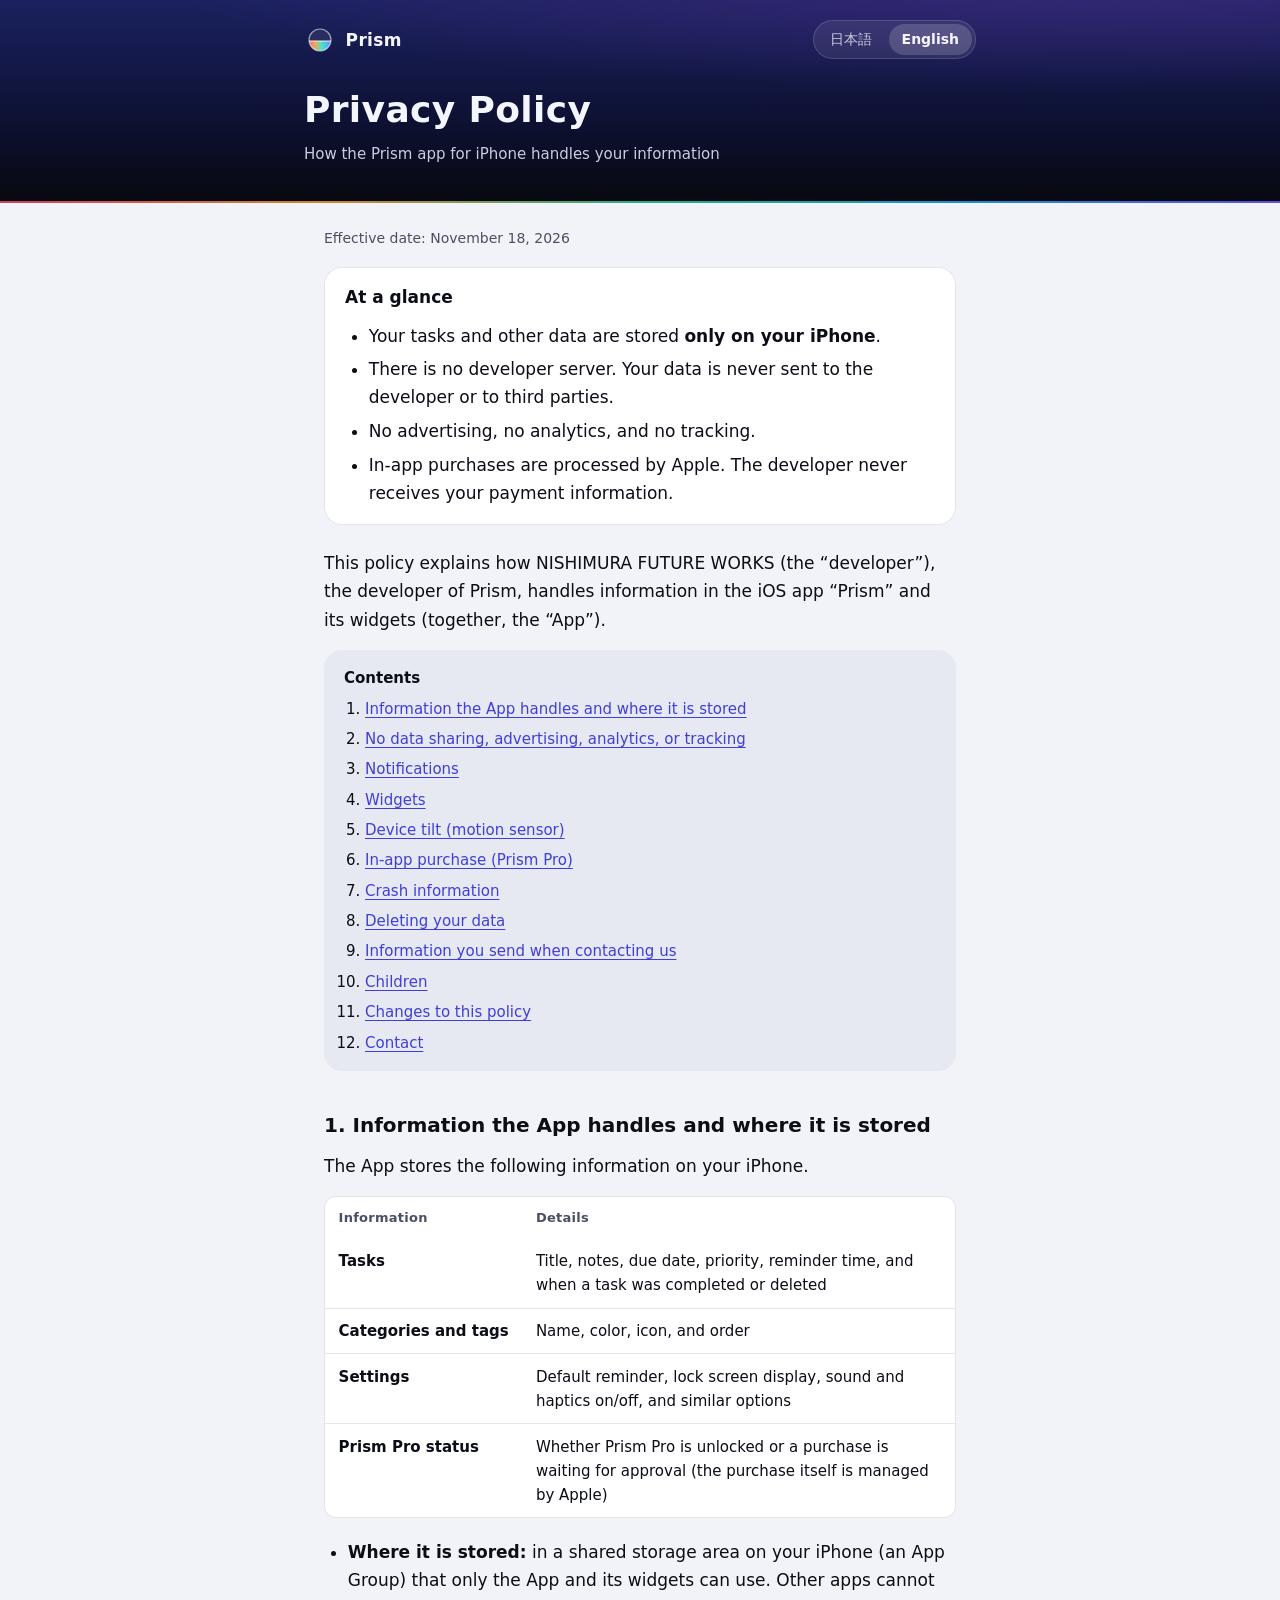
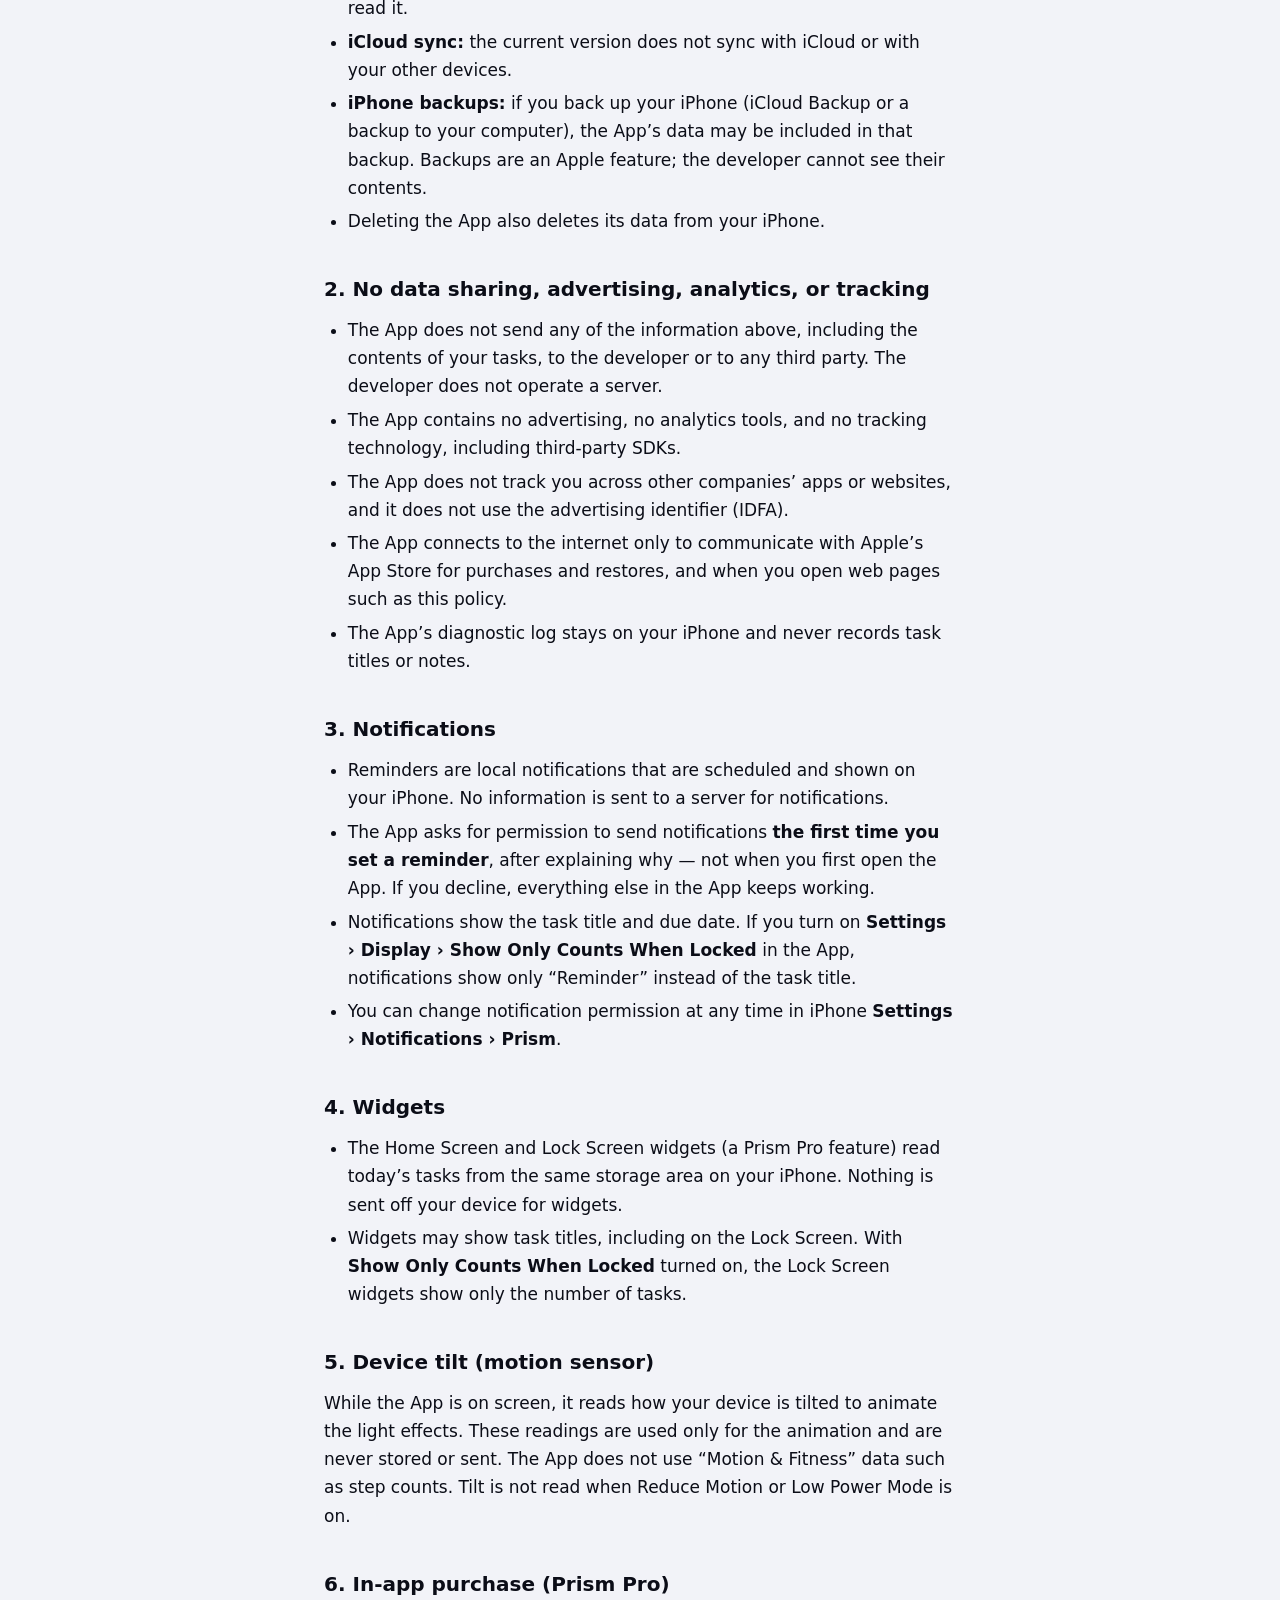
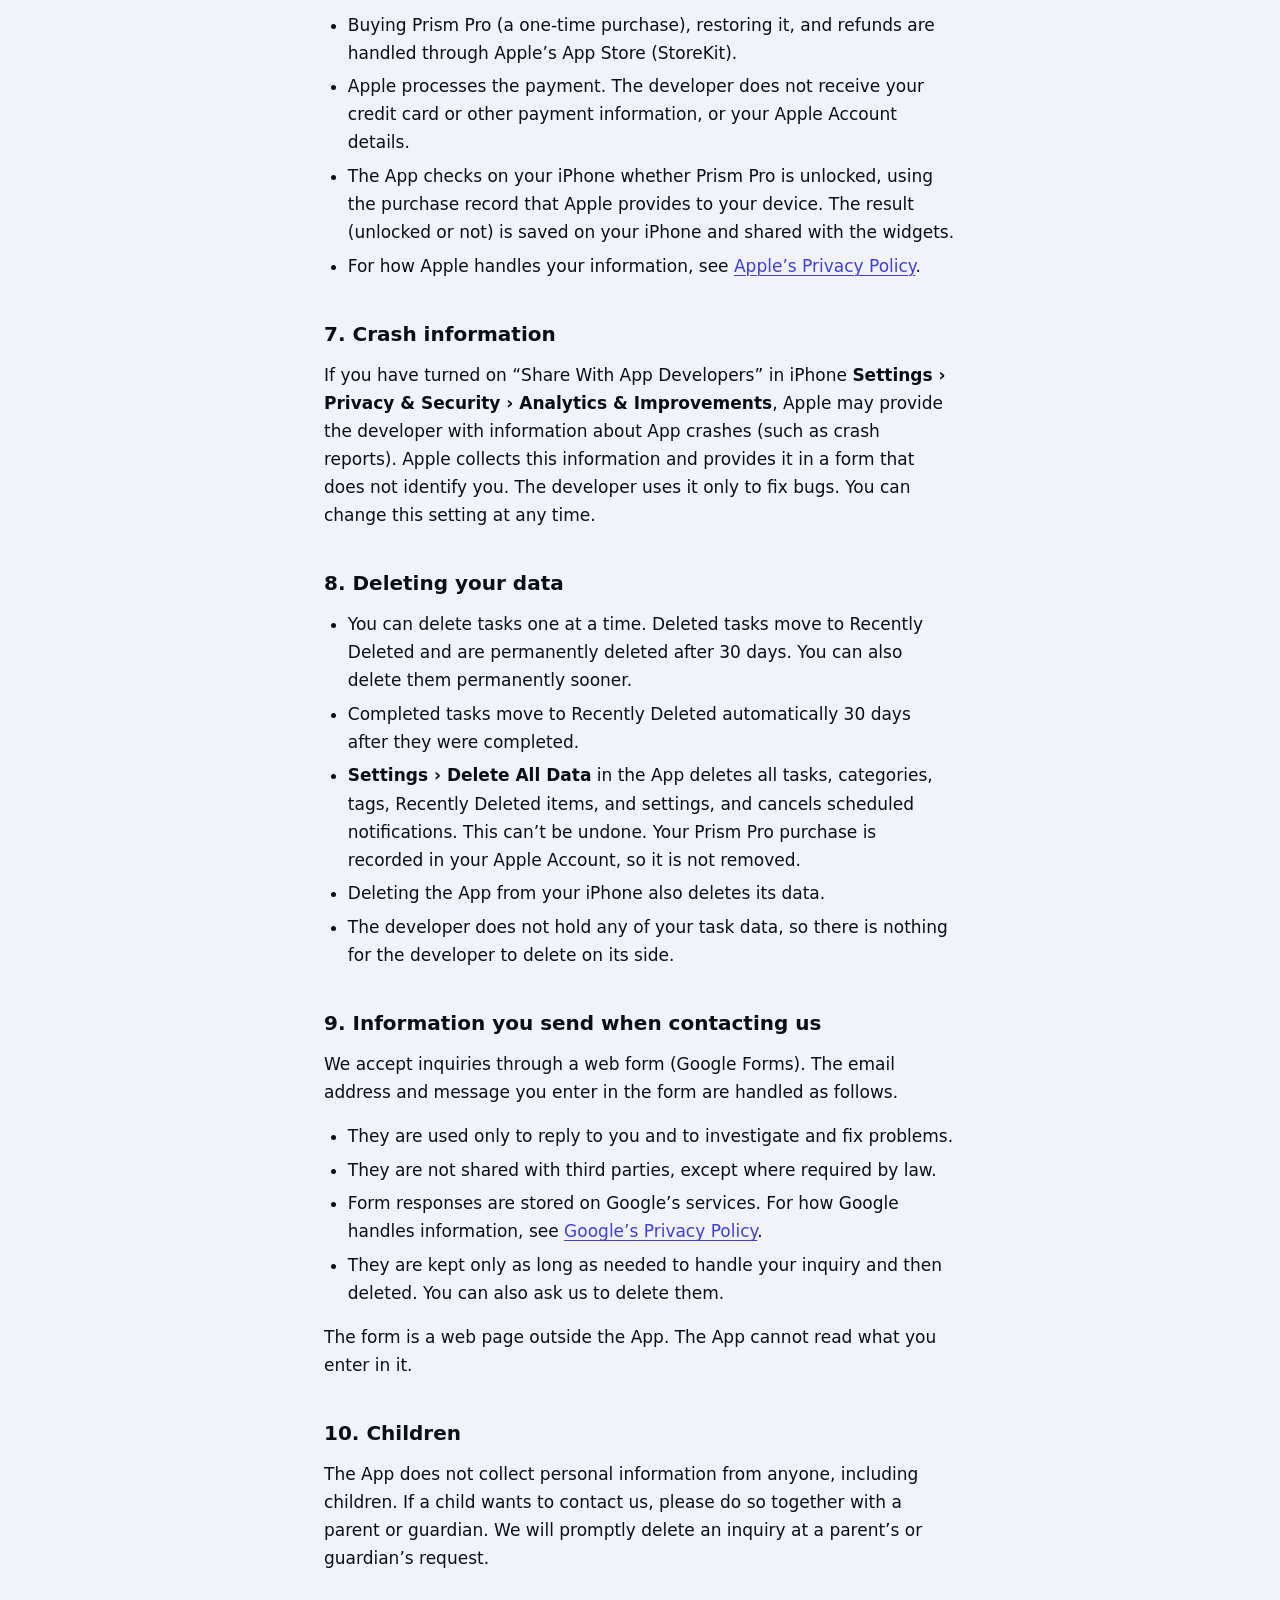
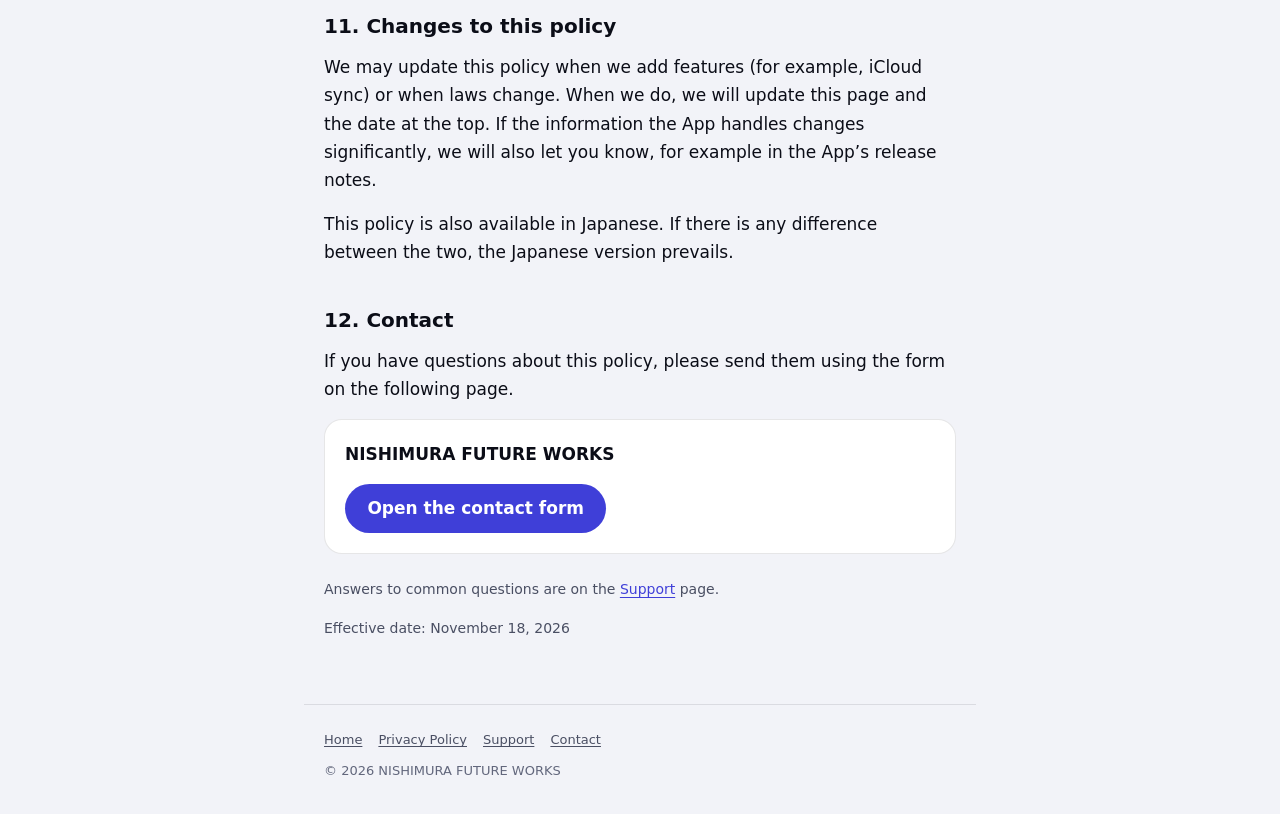
<file: privacy/en/index.html>
<!DOCTYPE html>
<html lang="en">
<head>
<meta charset="utf-8">
<meta name="viewport" content="width=device-width, initial-scale=1, viewport-fit=cover">
<meta http-equiv="Content-Security-Policy" content="default-src 'none'; style-src 'self'; img-src 'self'; base-uri 'none'; form-action 'none'">
<meta name="referrer" content="no-referrer">
<meta name="color-scheme" content="light dark">
<meta name="theme-color" content="#1B2160">
<meta name="description" content="Privacy Policy for Prism, a task manager app for iPhone.">
<title>Privacy Policy | Prism</title>
<link rel="stylesheet" href="../../assets/site.css">
<link rel="alternate" hreflang="ja" href="../">
<link rel="alternate" hreflang="en" href="./">
</head>
<body>
<a class="skip-link" href="#main">Skip to content</a>

<header class="site-header">
  <div class="header-inner">
    <div class="header-bar">
      <a class="brand" href="../../">
        <svg class="brand-mark" viewBox="0 0 32 32" aria-hidden="true" focusable="false">
          <defs>
            <linearGradient id="pm-light" x1="0" y1="0" x2="1" y2="0">
              <stop offset="0" stop-color="#FF6A88"/>
              <stop offset="0.3" stop-color="#FFB35C"/>
              <stop offset="0.55" stop-color="#5EF2C2"/>
              <stop offset="0.78" stop-color="#4CC9FF"/>
              <stop offset="1" stop-color="#8B7CFF"/>
            </linearGradient>
            <clipPath id="pm-clip"><circle cx="16" cy="16" r="11"/></clipPath>
          </defs>
          <circle cx="16" cy="16" r="11" fill="#FFFFFF" fill-opacity="0.08"/>
          <rect x="4" y="17" width="24" height="12" fill="url(#pm-light)" fill-opacity="0.92" clip-path="url(#pm-clip)"/>
          <line x1="4" y1="17" x2="28" y2="17" stroke="#FFFFFF" stroke-opacity="0.9" stroke-width="1.2" clip-path="url(#pm-clip)"/>
          <circle cx="16" cy="16" r="11" fill="none" stroke="#FFFFFF" stroke-opacity="0.55" stroke-width="1.2"/>
        </svg>
        <span>Prism</span>
      </a>
      <nav class="lang-switch" aria-label="Language / 言語">
        <a href="../" lang="ja" hreflang="ja">日本語</a>
        <span aria-current="page" lang="en">English</span>
      </nav>
    </div>
    <h1 class="page-title">Privacy Policy</h1>
    <p class="page-lead">How the Prism app for iPhone handles your information</p>
  </div>
</header>

<main id="main">
  <!-- Effective date is provisional (2026-11). Confirm before publishing (docs/mvp/07_release.md, section 5). -->
  <p class="small">Effective date: November 18, 2026</p>

  <section class="summary" aria-labelledby="summary-title">
    <h2 id="summary-title">At a glance</h2>
    <ul>
      <li>Your tasks and other data are stored <strong>only on your iPhone</strong>.</li>
      <li>There is no developer server. Your data is never sent to the developer or to third parties.</li>
      <li>No advertising, no analytics, and no tracking.</li>
      <li>In-app purchases are processed by Apple. The developer never receives your payment information.</li>
    </ul>
  </section>

  <p>This policy explains how NISHIMURA FUTURE WORKS (the “developer”), the developer of Prism, handles information in the iOS app “Prism” and its widgets (together, the “App”).</p>

  <nav class="toc" aria-labelledby="toc-title">
    <p id="toc-title">Contents</p>
    <ol>
      <li><a href="#data">Information the App handles and where it is stored</a></li>
      <li><a href="#no-collection">No data sharing, advertising, analytics, or tracking</a></li>
      <li><a href="#notifications">Notifications</a></li>
      <li><a href="#widgets">Widgets</a></li>
      <li><a href="#motion">Device tilt (motion sensor)</a></li>
      <li><a href="#purchase">In-app purchase (Prism Pro)</a></li>
      <li><a href="#crash">Crash information</a></li>
      <li><a href="#delete">Deleting your data</a></li>
      <li><a href="#inquiry">Information you send when contacting us</a></li>
      <li><a href="#children">Children</a></li>
      <li><a href="#changes">Changes to this policy</a></li>
      <li><a href="#contact">Contact</a></li>
    </ol>
  </nav>

  <section aria-labelledby="data">
    <h2 id="data">1. Information the App handles and where it is stored</h2>
    <p>The App stores the following information on your iPhone.</p>
    <div class="table-wrap">
      <table>
        <thead>
          <tr><th scope="col">Information</th><th scope="col">Details</th></tr>
        </thead>
        <tbody>
          <tr><th scope="row">Tasks</th><td>Title, notes, due date, priority, reminder time, and when a task was completed or deleted</td></tr>
          <tr><th scope="row">Categories and tags</th><td>Name, color, icon, and order</td></tr>
          <tr><th scope="row">Settings</th><td>Default reminder, lock screen display, sound and haptics on/off, and similar options</td></tr>
          <tr><th scope="row">Prism Pro status</th><td>Whether Prism Pro is unlocked or a purchase is waiting for approval (the purchase itself is managed by Apple)</td></tr>
        </tbody>
      </table>
    </div>
    <ul>
      <li><strong>Where it is stored:</strong> in a shared storage area on your iPhone (an App Group) that only the App and its widgets can use. Other apps cannot read it.</li>
      <li><strong>iCloud sync:</strong> the current version does not sync with iCloud or with your other devices.</li>
      <li><strong>iPhone backups:</strong> if you back up your iPhone (iCloud Backup or a backup to your computer), the App’s data may be included in that backup. Backups are an Apple feature; the developer cannot see their contents.</li>
      <li>Deleting the App also deletes its data from your iPhone.</li>
    </ul>
  </section>

  <section aria-labelledby="no-collection">
    <h2 id="no-collection">2. No data sharing, advertising, analytics, or tracking</h2>
    <ul>
      <li>The App does not send any of the information above, including the contents of your tasks, to the developer or to any third party. The developer does not operate a server.</li>
      <li>The App contains no advertising, no analytics tools, and no tracking technology, including third-party SDKs.</li>
      <li>The App does not track you across other companies’ apps or websites, and it does not use the advertising identifier (IDFA).</li>
      <li>The App connects to the internet only to communicate with Apple’s App Store for purchases and restores, and when you open web pages such as this policy.</li>
      <li>The App’s diagnostic log stays on your iPhone and never records task titles or notes.</li>
    </ul>
  </section>

  <section aria-labelledby="notifications">
    <h2 id="notifications">3. Notifications</h2>
    <ul>
      <li>Reminders are local notifications that are scheduled and shown on your iPhone. No information is sent to a server for notifications.</li>
      <li>The App asks for permission to send notifications <strong>the first time you set a reminder</strong>, after explaining why — not when you first open the App. If you decline, everything else in the App keeps working.</li>
      <li>Notifications show the task title and due date. If you turn on <span class="ui">Settings › Display › Show Only Counts When Locked</span> in the App, notifications show only “Reminder” instead of the task title.</li>
      <li>You can change notification permission at any time in iPhone <span class="ui">Settings › Notifications › Prism</span>.</li>
    </ul>
  </section>

  <section aria-labelledby="widgets">
    <h2 id="widgets">4. Widgets</h2>
    <ul>
      <li>The Home Screen and Lock Screen widgets (a Prism Pro feature) read today’s tasks from the same storage area on your iPhone. Nothing is sent off your device for widgets.</li>
      <li>Widgets may show task titles, including on the Lock Screen. With <span class="ui">Show Only Counts When Locked</span> turned on, the Lock Screen widgets show only the number of tasks.</li>
    </ul>
  </section>

  <section aria-labelledby="motion">
    <h2 id="motion">5. Device tilt (motion sensor)</h2>
    <p>While the App is on screen, it reads how your device is tilted to animate the light effects. These readings are used only for the animation and are never stored or sent. The App does not use “Motion &amp; Fitness” data such as step counts. Tilt is not read when Reduce Motion or Low Power Mode is on.</p>
  </section>

  <section aria-labelledby="purchase">
    <h2 id="purchase">6. In-app purchase (Prism Pro)</h2>
    <ul>
      <li>Buying Prism Pro (a one-time purchase), restoring it, and refunds are handled through Apple’s App Store (StoreKit).</li>
      <li>Apple processes the payment. The developer does not receive your credit card or other payment information, or your Apple Account details.</li>
      <li>The App checks on your iPhone whether Prism Pro is unlocked, using the purchase record that Apple provides to your device. The result (unlocked or not) is saved on your iPhone and shared with the widgets.</li>
      <li>For how Apple handles your information, see <a href="https://www.apple.com/legal/privacy/" hreflang="en">Apple’s Privacy Policy</a>.</li>
    </ul>
  </section>

  <section aria-labelledby="crash">
    <h2 id="crash">7. Crash information</h2>
    <p>If you have turned on “Share With App Developers” in iPhone <span class="ui">Settings › Privacy &amp; Security › Analytics &amp; Improvements</span>, Apple may provide the developer with information about App crashes (such as crash reports). Apple collects this information and provides it in a form that does not identify you. The developer uses it only to fix bugs. You can change this setting at any time.</p>
  </section>

  <section aria-labelledby="delete">
    <h2 id="delete">8. Deleting your data</h2>
    <ul>
      <li>You can delete tasks one at a time. Deleted tasks move to Recently Deleted and are permanently deleted after 30 days. You can also delete them permanently sooner.</li>
      <li>Completed tasks move to Recently Deleted automatically 30 days after they were completed.</li>
      <li><span class="ui">Settings › Delete All Data</span> in the App deletes all tasks, categories, tags, Recently Deleted items, and settings, and cancels scheduled notifications. This can’t be undone. Your Prism Pro purchase is recorded in your Apple Account, so it is not removed.</li>
      <li>Deleting the App from your iPhone also deletes its data.</li>
      <li>The developer does not hold any of your task data, so there is nothing for the developer to delete on its side.</li>
    </ul>
  </section>

  <section aria-labelledby="inquiry">
    <h2 id="inquiry">9. Information you send when contacting us</h2>
    <p>We accept inquiries through a web form (Google Forms). The email address and message you enter in the form are handled as follows.</p>
    <ul>
      <li>They are used only to reply to you and to investigate and fix problems.</li>
      <li>They are not shared with third parties, except where required by law.</li>
      <li>Form responses are stored on Google’s services. For how Google handles information, see <a href="https://policies.google.com/privacy?hl=en" hreflang="en">Google’s Privacy Policy</a>.</li>
      <li>They are kept only as long as needed to handle your inquiry and then deleted. You can also ask us to delete them.</li>
    </ul>
    <p>The form is a web page outside the App. The App cannot read what you enter in it.</p>
  </section>

  <section aria-labelledby="children">
    <h2 id="children">10. Children</h2>
    <p>The App does not collect personal information from anyone, including children. If a child wants to contact us, please do so together with a parent or guardian. We will promptly delete an inquiry at a parent’s or guardian’s request.</p>
  </section>

  <section aria-labelledby="changes">
    <h2 id="changes">11. Changes to this policy</h2>
    <p>We may update this policy when we add features (for example, iCloud sync) or when laws change. When we do, we will update this page and the date at the top. If the information the App handles changes significantly, we will also let you know, for example in the App’s release notes.</p>
    <p>This policy is also available in Japanese. If there is any difference between the two, the Japanese version prevails.</p>
  </section>

  <section aria-labelledby="contact">
    <h2 id="contact">12. Contact</h2>
    <p>If you have questions about this policy, please send them using the form on the following page.</p>
    <div class="contact-box">
      <p><strong>NISHIMURA FUTURE WORKS</strong></p>
      <p><a class="button" href="../../contact/">Open the contact form</a></p>
    </div>
    <p class="small">Answers to common questions are on the <a href="../../support/en/">Support</a> page.</p>
  </section>

  <p class="small">Effective date: November 18, 2026</p>
</main>

<footer class="site-footer">
  <nav aria-label="Site links">
    <a href="../../">Home</a>
    <a href="./" aria-current="page">Privacy Policy</a>
    <a href="../../support/en/">Support</a>
    <a href="../../contact/">Contact</a>
  </nav>
  <p>&copy; 2026 NISHIMURA FUTURE WORKS</p>
</footer>
</body>
</html>
</file>
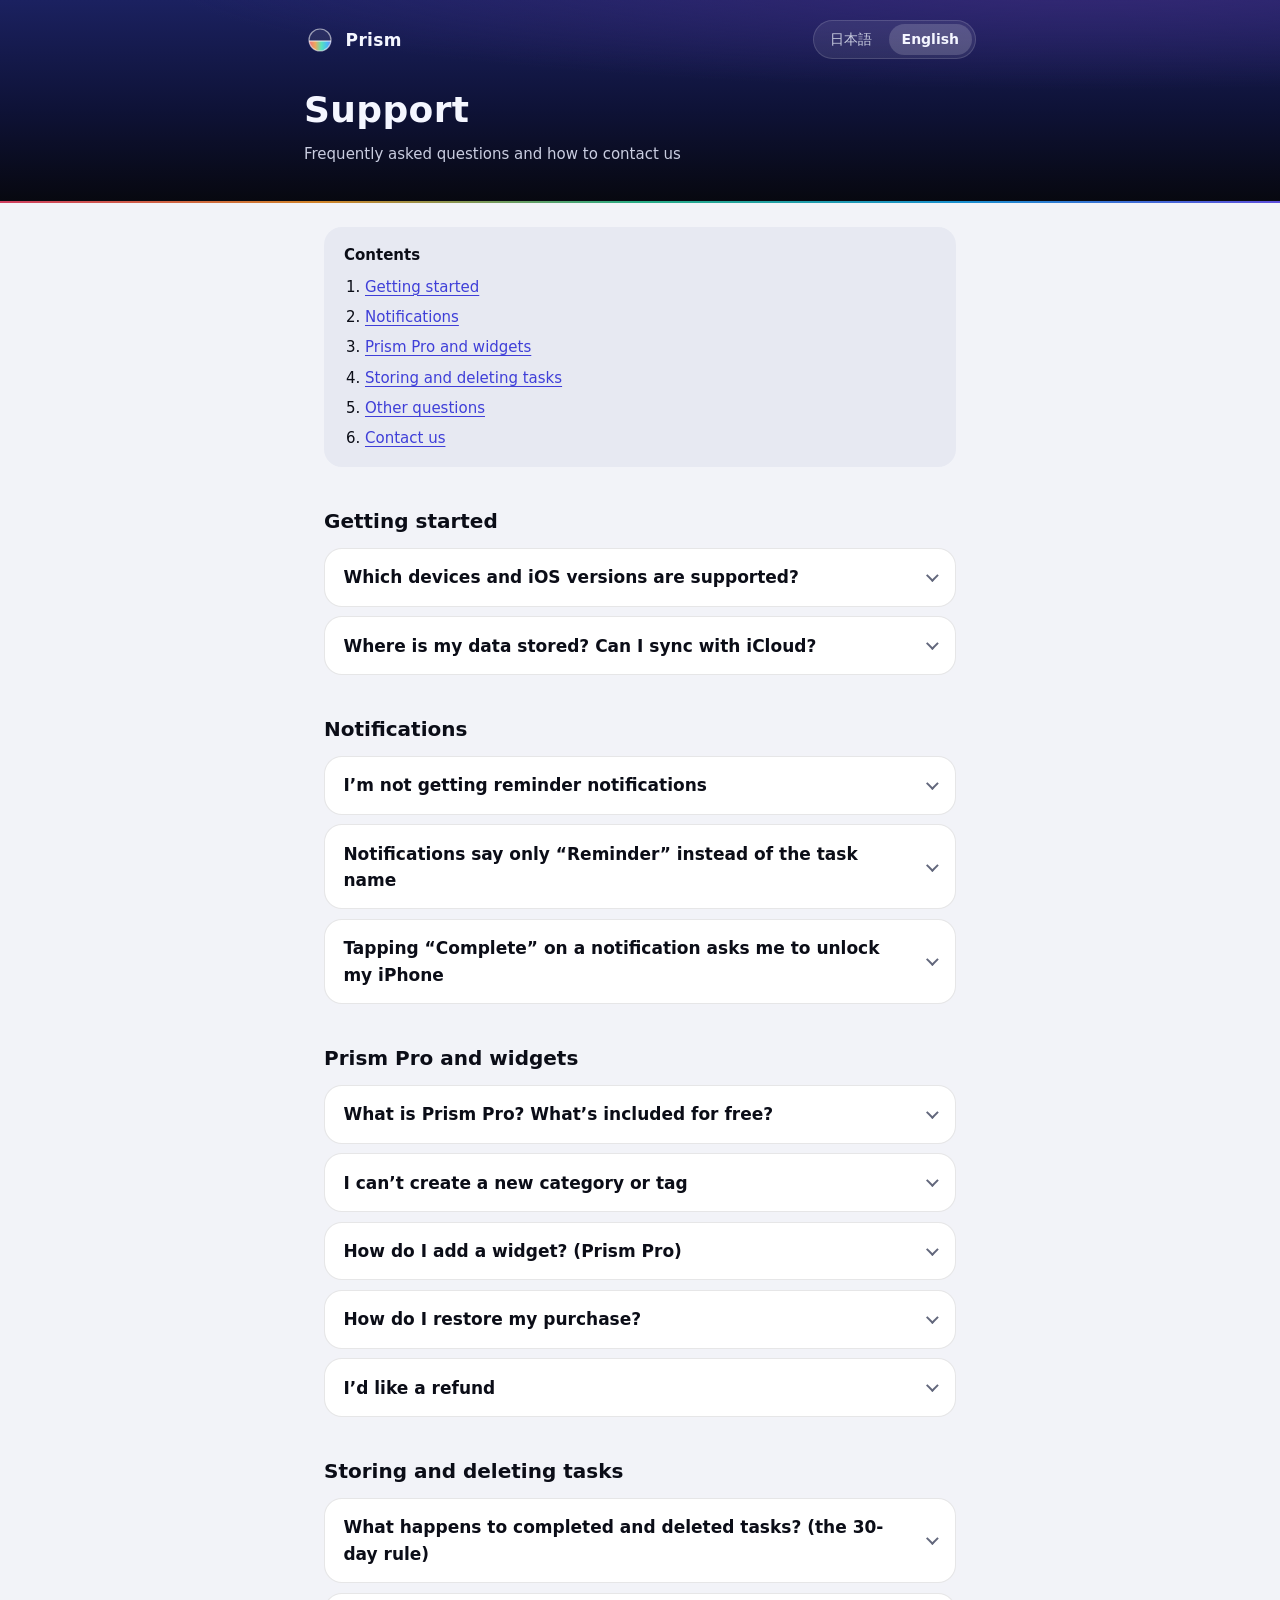
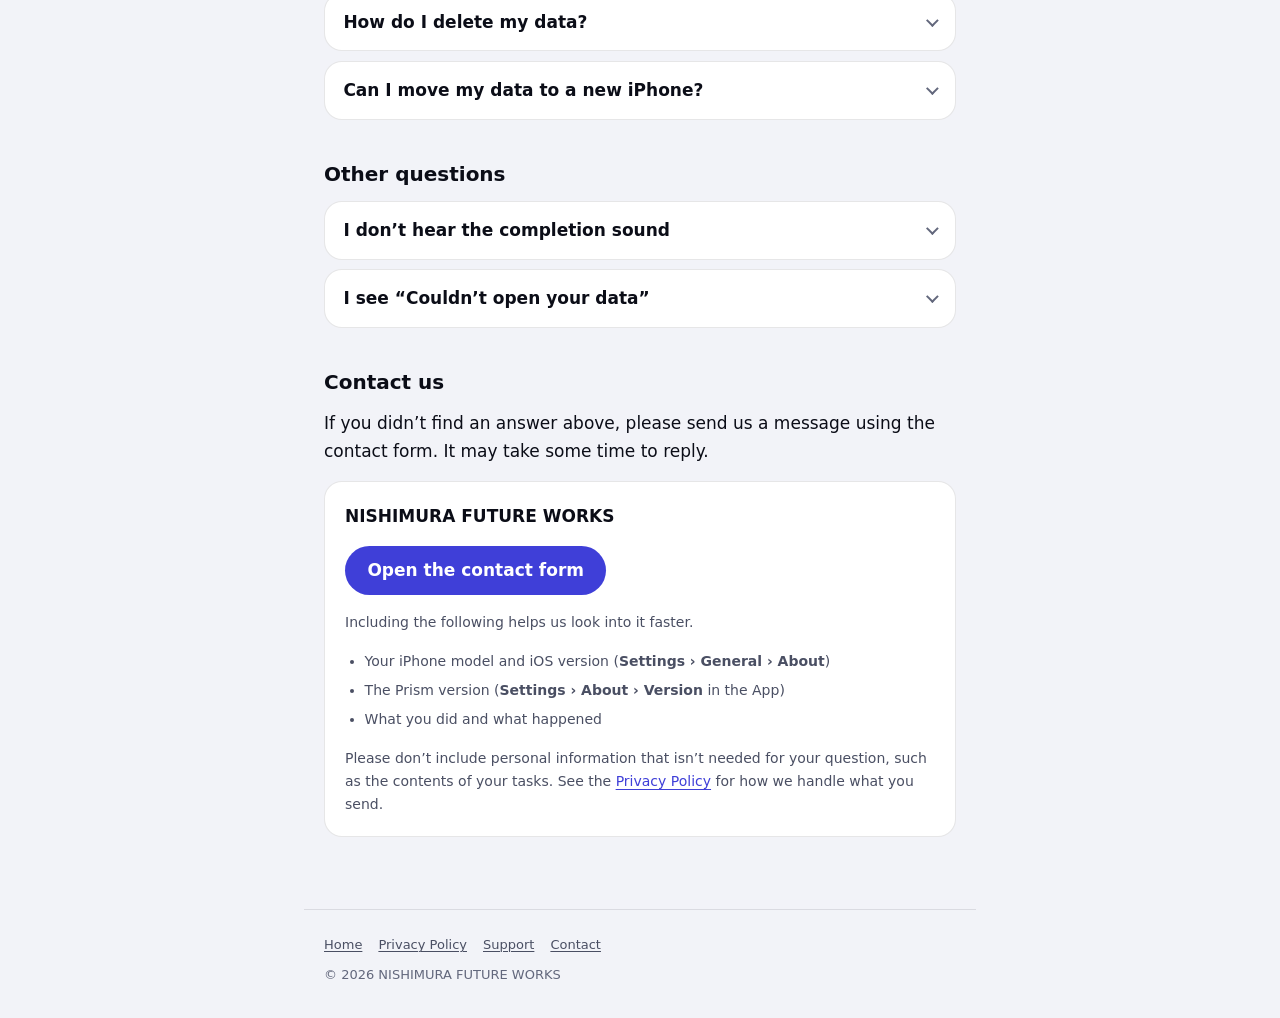
<file: support/en/index.html>
<!DOCTYPE html>
<html lang="en">
<head>
<meta charset="utf-8">
<meta name="viewport" content="width=device-width, initial-scale=1, viewport-fit=cover">
<meta http-equiv="Content-Security-Policy" content="default-src 'none'; style-src 'self'; img-src 'self'; base-uri 'none'; form-action 'none'">
<meta name="referrer" content="no-referrer">
<meta name="color-scheme" content="light dark">
<meta name="theme-color" content="#1B2160">
<meta name="description" content="Support for Prism, a task manager app for iPhone: frequently asked questions and contact.">
<title>Support | Prism</title>
<link rel="stylesheet" href="../../assets/site.css">
<link rel="alternate" hreflang="ja" href="../">
<link rel="alternate" hreflang="en" href="./">
</head>
<body>
<a class="skip-link" href="#main">Skip to content</a>

<header class="site-header">
  <div class="header-inner">
    <div class="header-bar">
      <a class="brand" href="../../">
        <svg class="brand-mark" viewBox="0 0 32 32" aria-hidden="true" focusable="false">
          <defs>
            <linearGradient id="pm-light" x1="0" y1="0" x2="1" y2="0">
              <stop offset="0" stop-color="#FF6A88"/>
              <stop offset="0.3" stop-color="#FFB35C"/>
              <stop offset="0.55" stop-color="#5EF2C2"/>
              <stop offset="0.78" stop-color="#4CC9FF"/>
              <stop offset="1" stop-color="#8B7CFF"/>
            </linearGradient>
            <clipPath id="pm-clip"><circle cx="16" cy="16" r="11"/></clipPath>
          </defs>
          <circle cx="16" cy="16" r="11" fill="#FFFFFF" fill-opacity="0.08"/>
          <rect x="4" y="17" width="24" height="12" fill="url(#pm-light)" fill-opacity="0.92" clip-path="url(#pm-clip)"/>
          <line x1="4" y1="17" x2="28" y2="17" stroke="#FFFFFF" stroke-opacity="0.9" stroke-width="1.2" clip-path="url(#pm-clip)"/>
          <circle cx="16" cy="16" r="11" fill="none" stroke="#FFFFFF" stroke-opacity="0.55" stroke-width="1.2"/>
        </svg>
        <span>Prism</span>
      </a>
      <nav class="lang-switch" aria-label="Language / 言語">
        <a href="../" lang="ja" hreflang="ja">日本語</a>
        <span aria-current="page" lang="en">English</span>
      </nav>
    </div>
    <h1 class="page-title">Support</h1>
    <p class="page-lead">Frequently asked questions and how to contact us</p>
  </div>
</header>

<main id="main">
  <nav class="toc" aria-labelledby="toc-title">
    <p id="toc-title">Contents</p>
    <ol>
      <li><a href="#basics">Getting started</a></li>
      <li><a href="#notifications">Notifications</a></li>
      <li><a href="#pro">Prism Pro and widgets</a></li>
      <li><a href="#data">Storing and deleting tasks</a></li>
      <li><a href="#others">Other questions</a></li>
      <li><a href="#contact">Contact us</a></li>
    </ol>
  </nav>

  <!-- ============ Getting started ============ -->
  <section class="faq-group" aria-labelledby="basics">
    <h2 id="basics">Getting started</h2>

    <details class="faq" id="os">
      <summary>Which devices and iOS versions are supported?</summary>
      <div class="faq-body">
        <p>Prism is an iPhone app and requires <strong>iOS 26 or later</strong>.</p>
        <p>The App is available in English and Japanese and follows your iPhone’s language. To use a different language for Prism only, go to iPhone <span class="ui">Settings › Apps › Prism › Language</span>.</p>
      </div>
    </details>

    <details class="faq" id="where">
      <summary>Where is my data stored? Can I sync with iCloud?</summary>
      <div class="faq-body">
        <p>Your tasks and other data are stored <strong>only on your iPhone</strong>. Nothing is sent to the developer’s servers.</p>
        <p>The current version does not sync with iCloud or your other devices. Deleting the App also deletes your data.</p>
        <p>For details, see the <a href="../../privacy/en/">Privacy Policy</a>.</p>
      </div>
    </details>
  </section>

  <!-- ============ Notifications ============ -->
  <section class="faq-group" aria-labelledby="notifications">
    <h2 id="notifications">Notifications</h2>

    <details class="faq" id="no-notification">
      <summary>I’m not getting reminder notifications</summary>
      <div class="faq-body">
        <p>Please check the following, in order.</p>
        <ol>
          <li><strong>Notification permission:</strong> if the App’s <span class="ui">Settings › Notifications</span> shows “Off — Open Settings,” notifications aren’t allowed. Tap it to open iPhone Settings and turn on Allow Notifications. You can also change this in iPhone <span class="ui">Settings › Notifications › Prism</span>.</li>
          <li><strong>Focus:</strong> when a Focus such as Do Not Disturb is on, notifications may not appear. Check whether Prism is allowed in iPhone <span class="ui">Settings › Focus</span>.</li>
          <li><strong>Reminder time:</strong> reminders set for a time that has already passed aren’t delivered. Open the task and make sure the reminder is in the future.</li>
          <li><strong>Completed or deleted tasks:</strong> tasks that are completed or in Recently Deleted don’t send reminders.</li>
          <li><strong>Due dates without a time:</strong> reminders for these tasks arrive at the time set in the App’s <span class="ui">Settings › Notifications › All-Day Reminder Time</span>.</li>
          <li><strong>A large number of reminders:</strong> iPhone limits how many notifications one app can schedule, so Prism schedules the nearest ones first. Opening the App from time to time, or keeping iPhone <span class="ui">Settings › General › Background App Refresh</span> on, lets later reminders be scheduled as their turn comes.</li>
        </ol>
        <p>After you allow notifications, open the App and the reminders you already set will be scheduled.</p>
      </div>
    </details>

    <details class="faq" id="notification-name">
      <summary>Notifications say only “Reminder” instead of the task name</summary>
      <div class="faq-body">
        <p><span class="ui">Settings › Display › Show Only Counts When Locked</span> is turned on in the App. While it’s on, notifications never show task names, even when your iPhone is unlocked (and Lock Screen widgets show only the count).</p>
        <p>If you only want to hide notification content while your iPhone is locked, you can turn this setting off and set iPhone <span class="ui">Settings › Notifications › Show Previews</span> to “When Unlocked.”</p>
      </div>
    </details>

    <details class="faq" id="notification-complete">
      <summary>Tapping “Complete” on a notification asks me to unlock my iPhone</summary>
      <div class="faq-body">
        <p>To prevent someone else from completing your tasks, completing a task from a notification always requires unlocking your iPhone.</p>
      </div>
    </details>
  </section>

  <!-- ============ Prism Pro and widgets ============ -->
  <section class="faq-group" aria-labelledby="pro">
    <h2 id="pro">Prism Pro and widgets</h2>

    <details class="faq" id="what-is-pro">
      <summary>What is Prism Pro? What’s included for free?</summary>
      <div class="faq-body">
        <p>Prism Pro is a <strong>one-time purchase</strong> that you keep forever (not a subscription). The price is shown in the App’s purchase screen.</p>
        <div class="table-wrap">
          <table>
            <thead>
              <tr><th scope="col">Free</th><th scope="col">Prism Pro</th></tr>
            </thead>
            <tbody>
              <tr>
                <td>Add, complete, edit, and delete tasks; Today; All; search and filters; Completed; Recently Deleted; reminder notifications; light effects, sounds, and haptics</td>
                <td>Everything in Free, plus Home Screen and Lock Screen widgets</td>
              </tr>
              <tr>
                <td>Up to 5 categories (including the built-in “Work” and “Personal”) and up to 10 tags</td>
                <td>Unlimited categories and tags</td>
              </tr>
            </tbody>
          </table>
        </div>
        <p>You can buy it from <span class="ui">Settings › Prism Pro</span> in the App. Prism Pro does not support Family Sharing.</p>
      </div>
    </details>

    <details class="faq" id="limit">
      <summary>I can’t create a new category or tag</summary>
      <div class="faq-body">
        <p>The free version lets you create <strong>up to 5 categories</strong> (including the built-in “Work” and “Personal”) and <strong>up to 10 tags</strong>. <span class="ui">Settings › Manage Categories &amp; Tags</span> shows how many you’re using, such as “4 / 5.”</p>
        <ul>
          <li>Deleting a category or tag you no longer use frees up a slot. When you delete a category, its tasks aren’t deleted; they become “No Category.”</li>
          <li>Adding an existing tag to a task doesn’t count toward the limit.</li>
          <li>You can always rename, recolor, change icons, and reorder.</li>
          <li>With Prism Pro, you can create as many as you like.</li>
        </ul>
      </div>
    </details>

    <details class="faq" id="widget">
      <summary>How do I add a widget? (Prism Pro)</summary>
      <div class="faq-body">
        <p>Widgets are a Prism Pro feature.</p>
        <h3>Home Screen</h3>
        <ol>
          <li>Touch and hold an empty area of the Home Screen, tap “Edit” in the top-left corner, then tap “Add Widget.”</li>
          <li>Choose “Prism” from the list.</li>
          <li>Pick a size of “Today’s Tasks” (small, medium, or large) and add it. The medium and large sizes let you complete tasks right from the widget.</li>
        </ol>
        <h3>Lock Screen</h3>
        <ol>
          <li>Touch and hold the Lock Screen, tap “Customize,” then choose “Lock Screen.”</li>
          <li>Tap the widget area and add “Tasks Left Today” from Prism.</li>
        </ol>
        <p>If you haven’t bought Prism Pro, the widget shows “Available with Prism Pro,” and tapping it opens the purchase screen.</p>
        <p>If a widget says “Open Prism to continue” or looks out of date, open the App once.</p>
      </div>
    </details>

    <details class="faq" id="restore">
      <summary>How do I restore my purchase?</summary>
      <div class="faq-body">
        <p>Tap “Restore Purchases” below <span class="ui">Settings › Prism Pro</span> in the App. You can also tap “Restore Purchases” in the purchase screen.</p>
        <ul>
          <li>You need to be signed in with <strong>the same Apple Account</strong> you used to buy Prism Pro. If you see “No purchase to restore,” check your App Store account.</li>
          <li>With the same Apple Account, Prism Pro usually comes back automatically when you reinstall the App or open it on a new iPhone.</li>
          <li>If you see “Waiting for approval,” the purchase is waiting for a family organizer or parent to approve it (Ask to Buy). Once it’s approved, Prism Pro unlocks automatically.</li>
        </ul>
        <p>Delete All Data does not remove your Prism Pro purchase.</p>
      </div>
    </details>

    <details class="faq" id="refund">
      <summary>I’d like a refund</summary>
      <div class="faq-body">
        <p>Refunds for App Store purchases are handled by Apple; the developer can’t process them. Please request one at <a href="https://reportaproblem.apple.com/" hreflang="en">Apple’s Report a Problem</a> page.</p>
        <p>After a refund, Prism Pro features are no longer available, but your categories, tags, and tasks stay as they are (even ones over the free limit; you just can’t create new ones).</p>
      </div>
    </details>
  </section>

  <!-- ============ Storing and deleting tasks ============ -->
  <section class="faq-group" aria-labelledby="data">
    <h2 id="data">Storing and deleting tasks</h2>

    <details class="faq" id="thirty-days">
      <summary>What happens to completed and deleted tasks? (the 30-day rule)</summary>
      <div class="faq-body">
        <ul>
          <li><strong>Completed tasks</strong> stay in Completed and move to Recently Deleted automatically <strong>30 days after you complete them</strong>.</li>
          <li><strong>Deleted tasks</strong> move to Recently Deleted and are permanently deleted <strong>30 days after</strong> they arrive there. Each task shows how many days are left.</li>
          <li>Right after you delete a task, you can tap “Undo” at the bottom of the screen.</li>
          <li>While a task is in Recently Deleted, you can “Restore” it at any time (tasks you choose to Delete Permanently can’t be restored). Its category, tags, due date, and reminder come back too (except categories or tags you deleted in the meantime). A completed task you restore starts a new 30-day period <strong>from the day you restore it</strong>.</li>
        </ul>
        <p>Open Completed and Recently Deleted from the “…” button at the top right of the All screen. Recently Deleted is also in <span class="ui">Settings › Data</span>.</p>
      </div>
    </details>

    <details class="faq" id="delete">
      <summary>How do I delete my data?</summary>
      <div class="faq-body">
        <ul>
          <li><strong>One task:</strong> swipe left on a task in a list, or touch and hold it and choose “Delete.” You can also delete it from the task’s details. It moves to Recently Deleted.</li>
          <li><strong>All completed tasks:</strong> tap “Delete All” in Completed to move them to Recently Deleted.</li>
          <li><strong>Permanently, right away:</strong> in Recently Deleted, choose “Delete Permanently” for a task, or “Delete All.”</li>
          <li><strong>Everything:</strong> in the App, go to <span class="ui">Settings › Delete All Data</span>. You’ll be asked to confirm twice; the second time, hold “Hold to Delete” for 1.5 seconds or type “Delete.” All tasks, categories, tags, Recently Deleted items, and settings are deleted, only the “Work” and “Personal” categories remain, and scheduled notifications are canceled. <strong>This can’t be undone.</strong> Your Prism Pro purchase is not removed.</li>
        </ul>
        <p>Deleting the App from your iPhone also deletes its data. The developer doesn’t hold any of your data, so there’s nothing to delete on the developer’s side.</p>
      </div>
    </details>

    <details class="faq" id="new-iphone">
      <summary>Can I move my data to a new iPhone?</summary>
      <div class="faq-body">
        <p>Prism has no feature to sync or transfer data through iCloud or other services. Your data is stored only on your iPhone.</p>
        <ul>
          <li>If you set up your new iPhone by <strong>restoring from an iCloud or computer backup</strong> or by using <strong>Quick Start</strong>, your Prism data may come along. Depending on the method and situation, it may not, and the developer can’t guarantee the transfer.</li>
          <li>After moving, you may be asked to allow notifications again.</li>
          <li>Prism Pro works on your new iPhone with the same Apple Account (see <a href="#restore">How do I restore my purchase?</a>).</li>
        </ul>
        <p>Before you give away your old iPhone, make sure your data appears on the new one.</p>
      </div>
    </details>
  </section>

  <!-- ============ Other questions ============ -->
  <section class="faq-group" aria-labelledby="others">
    <h2 id="others">Other questions</h2>

    <details class="faq" id="sound">
      <summary>I don’t hear the completion sound</summary>
      <div class="faq-body">
        <p>Sounds don’t play while your iPhone is in Silent mode. Also make sure <span class="ui">Settings › Haptics &amp; Sound › Completion Sound</span> is on in the App. Completing a task from a widget or notification doesn’t play a sound.</p>
      </div>
    </details>

    <details class="faq" id="store-error">
      <summary>I see “Couldn’t open your data”</summary>
      <div class="faq-body">
        <p>Tap “Try Again,” or restart your iPhone and open the App again. If that doesn’t help, please contact us below <strong>without deleting the App</strong> (deleting the App also deletes your data).</p>
      </div>
    </details>
  </section>

  <!-- ============ Contact us ============ -->
  <section aria-labelledby="contact">
    <h2 id="contact">Contact us</h2>
    <p>If you didn’t find an answer above, please send us a message using the contact form. It may take some time to reply.</p>
    <div class="contact-box">
      <p><strong>NISHIMURA FUTURE WORKS</strong></p>
      <p><a class="button" href="../../contact/">Open the contact form</a></p>
      <p class="small">Including the following helps us look into it faster.</p>
      <ul class="small">
        <li>Your iPhone model and iOS version (<span class="ui">Settings › General › About</span>)</li>
        <li>The Prism version (<span class="ui">Settings › About › Version</span> in the App)</li>
        <li>What you did and what happened</li>
      </ul>
      <p class="small">Please don’t include personal information that isn’t needed for your question, such as the contents of your tasks. See the <a href="../../privacy/en/#inquiry">Privacy Policy</a> for how we handle what you send.</p>
    </div>
  </section>
</main>

<footer class="site-footer">
  <nav aria-label="Site links">
    <a href="../../">Home</a>
    <a href="../../privacy/en/">Privacy Policy</a>
    <a href="./" aria-current="page">Support</a>
    <a href="../../contact/">Contact</a>
  </nav>
  <p>&copy; 2026 NISHIMURA FUTURE WORKS</p>
</footer>
</body>
</html>
</file>
<file: assets/site.css>
/*
  Prism のサポートサイト（プライバシーポリシー・サポート）の共通スタイル。
  色は docs/mvp/03_design.md 2 章の PrismColor に合わせる（ライト＝朝の磨りガラス、ダーク＝深い藍）。
  書体はシステムフォントだけ（03 2.5：ウェブフォントは読み込まない）。外部のファイルは読み込まない。
*/

:root {
  color-scheme: light dark;

  /* PrismColor（ライト） */
  --bg-base: #F2F3F8;
  --bg-raised: #FFFFFF;
  --bg-sunken: #E7E9F2;
  --hairline: rgba(11, 13, 23, 0.10);
  --text-primary: #0B0D17;
  --text-secondary: #4A4F63;
  --text-tertiary: #62677C;
  --accent: #3F3FD8;
  --overdue: #C4302B;
  --success: #0E7C5A;

  /* 上部の帯（アプリアイコン A「光の器」の地：藍） */
  --band-top: #1B2160;
  --band-mid: #0E1236;
  --band-bottom: #07080F;
  --band-glow: rgba(58, 42, 122, 0.85);
  --band-text: #F4F6FF;
  --band-text-secondary: #C9CDE0;

  /* PrismGradient.spectrum（ライト） */
  --spectrum: linear-gradient(90deg, #F2486E, #F59A2E, #2EC99A, #1DA7F0, #6D5BFF);

  --radius: 18px;
  --radius-small: 12px;
  --content-width: 42rem;
}

@media (prefers-color-scheme: dark) {
  :root {
    /* PrismColor（ダーク） */
    --bg-base: #06070C;
    --bg-raised: #10121C;
    --bg-sunken: #0B0D16;
    --hairline: rgba(255, 255, 255, 0.09);
    --text-primary: #F4F6FF;
    --text-secondary: #A9AEC4;
    --text-tertiary: #8A8FA6;
    --accent: #8E9BFF;
    --overdue: #FF7A6B;
    --success: #5EE6B5;

    --band-top: #0E1030;
    --band-mid: #0A0C22;
    --band-bottom: #06070C;

    /* PrismGradient.spectrum（ダーク） */
    --spectrum: linear-gradient(90deg, #FF6A88, #FFB35C, #5EF2C2, #4CC9FF, #8B7CFF);
  }
}

/* 「コントラストを上げる」に合わせる（03 9 章：textSecondary・textTertiary を 1 段濃く） */
@media (prefers-contrast: more) {
  :root {
    --text-secondary: #33384A;
    --text-tertiary: #33384A;
    --hairline: rgba(11, 13, 23, 0.28);
  }
}
@media (prefers-contrast: more) and (prefers-color-scheme: dark) {
  :root {
    --text-secondary: #C9CDE0;
    --text-tertiary: #C9CDE0;
    --hairline: rgba(255, 255, 255, 0.30);
  }
}

*,
*::before,
*::after {
  box-sizing: border-box;
}

html {
  -webkit-text-size-adjust: 100%;
  text-size-adjust: 100%;
}

body {
  margin: 0;
  background: var(--bg-base);
  color: var(--text-primary);
  font-family: system-ui, -apple-system, BlinkMacSystemFont, "Hiragino Sans", "Hiragino Kaku Gothic ProN", "Noto Sans JP", "Segoe UI", sans-serif;
  font-size: 1.0625rem; /* 17px：PrismFont.taskTitle と同じ */
  line-height: 1.8;
  word-break: normal;
  overflow-wrap: anywhere;
  line-break: strict;
}

/* iOS Safari の Dynamic Type に合わせる */
@supports (font: -apple-system-body) {
  body {
    font: -apple-system-body;
    font-family: system-ui, -apple-system, "Hiragino Sans", "Hiragino Kaku Gothic ProN", sans-serif;
    line-height: 1.8;
  }
}

html[lang="en"] body {
  line-height: 1.65;
}

a {
  color: var(--accent);
  text-underline-offset: 0.18em;
  text-decoration-thickness: 1px;
}

a:focus-visible,
summary:focus-visible {
  outline: 2px solid var(--accent);
  outline-offset: 3px;
  border-radius: 6px;
}

.skip-link {
  position: absolute;
  left: -9999px;
  top: 0;
}
.skip-link:focus {
  left: 1rem;
  top: 1rem;
  z-index: 10;
  padding: 0.5rem 0.875rem;
  background: var(--bg-raised);
  border-radius: var(--radius-small);
}

/* ---------- 上部の帯 ---------- */

.site-header {
  position: relative;
  color: var(--band-text);
  background:
    radial-gradient(120% 90% at 85% -10%, var(--band-glow), transparent 60%),
    linear-gradient(180deg, var(--band-top), var(--band-mid) 55%, var(--band-bottom));
  padding: max(1.25rem, env(safe-area-inset-top)) 1.25rem 2.25rem;
}

/* 帯の下端に細いスペクトル（光が生まれる所だけに虹色を使う：03 1 章） */
.site-header::after {
  content: "";
  position: absolute;
  left: 0;
  right: 0;
  bottom: 0;
  height: 2px;
  background: var(--spectrum);
  opacity: 0.85;
}

.header-inner {
  max-width: var(--content-width);
  margin: 0 auto;
}

.header-bar {
  display: flex;
  align-items: center;
  justify-content: space-between;
  gap: 1rem;
  flex-wrap: wrap;
}

.brand {
  display: inline-flex;
  align-items: center;
  gap: 0.6rem;
  color: var(--band-text);
  text-decoration: none;
  font-weight: 600;
  font-size: 1.0625rem;
  letter-spacing: 0.02em;
}

.brand-mark {
  width: 32px;
  height: 32px;
  flex: none;
}

.lang-switch {
  display: inline-flex;
  gap: 0.25rem;
  padding: 0.2rem;
  border-radius: 999px;
  background: rgba(255, 255, 255, 0.08);
  border: 1px solid rgba(255, 255, 255, 0.14);
  font-size: 0.875rem;
  line-height: 1.4;
}

.lang-switch a,
.lang-switch span {
  display: inline-block;
  padding: 0.35rem 0.8rem;
  border-radius: 999px;
  color: var(--band-text-secondary);
  text-decoration: none;
}

.lang-switch [aria-current="page"] {
  background: rgba(255, 255, 255, 0.16);
  color: var(--band-text);
  font-weight: 600;
}

.page-title {
  margin: 1.75rem 0 0.25rem;
  font-size: clamp(1.75rem, 6vw, 2.25rem);
  line-height: 1.3;
  font-weight: 600;
  letter-spacing: 0.01em;
}

.page-lead {
  margin: 0.5rem 0 0;
  color: var(--band-text-secondary);
  font-size: 0.9375rem;
  line-height: 1.7;
}

/* ---------- 本文 ---------- */

main {
  max-width: var(--content-width);
  margin: 0 auto;
  padding: 1.5rem 1.25rem 3rem;
  padding-left: max(1.25rem, env(safe-area-inset-left));
  padding-right: max(1.25rem, env(safe-area-inset-right));
}

h2 {
  margin: 2.5rem 0 0.75rem;
  font-size: 1.25rem;
  line-height: 1.45;
  font-weight: 600;
}

h3 {
  margin: 1.5rem 0 0.5rem;
  font-size: 1.0625rem;
  line-height: 1.5;
  font-weight: 600;
}

p,
ul,
ol {
  margin: 0 0 1rem;
}

ul,
ol {
  padding-left: 1.4em;
}

li + li {
  margin-top: 0.35rem;
}

strong {
  font-weight: 600;
}

.muted {
  color: var(--text-secondary);
}

.small {
  font-size: 0.875rem;
  color: var(--text-secondary);
}

/* 要約の箱 */
.summary {
  margin: 0.25rem 0 1.5rem;
  padding: 1.1rem 1.25rem;
  background: var(--bg-raised);
  border: 1px solid var(--hairline);
  border-radius: var(--radius);
}

.summary h2 {
  margin-top: 0;
  font-size: 1.0625rem;
}

.summary ul {
  margin-bottom: 0;
}

/* 目次 */
.toc {
  margin: 0 0 1.5rem;
  padding: 1rem 1.25rem;
  background: var(--bg-sunken);
  border-radius: var(--radius);
  font-size: 0.9375rem;
}

.toc p {
  margin: 0 0 0.4rem;
  font-weight: 600;
}

.toc ol {
  margin: 0;
}

/* 表 */
.table-wrap {
  overflow-x: auto;
  margin: 0 0 1.25rem;
  border: 1px solid var(--hairline);
  border-radius: var(--radius-small);
  background: var(--bg-raised);
}

table {
  border-collapse: collapse;
  width: 100%;
  font-size: 0.9375rem;
  line-height: 1.6;
}

th,
td {
  text-align: left;
  vertical-align: top;
  padding: 0.65rem 0.85rem;
  border-bottom: 1px solid var(--hairline);
}

tr:last-child th,
tr:last-child td {
  border-bottom: none;
}

th {
  font-weight: 600;
  white-space: nowrap;
}

thead th {
  color: var(--text-secondary);
  font-size: 0.8125rem;
  letter-spacing: 0.02em;
}

/* アプリの画面の名前（「設定 › データ」など） */
.ui {
  font-weight: 600;
}

kbd {
  font-family: inherit;
  font-size: 0.9em;
  padding: 0.05em 0.4em;
  border-radius: 6px;
  background: var(--bg-sunken);
  border: 1px solid var(--hairline);
}

/* よくある質問（details / summary。スクリプトなしで開閉） */
.faq-group {
  margin-top: 2rem;
}

.faq {
  margin: 0 0 0.6rem;
  background: var(--bg-raised);
  border: 1px solid var(--hairline);
  border-radius: var(--radius);
}

.faq summary {
  position: relative;
  list-style: none;
  cursor: pointer;
  padding: 0.95rem 2.75rem 0.95rem 1.15rem;
  font-weight: 600;
  line-height: 1.55;
}

.faq summary::-webkit-details-marker {
  display: none;
}

.faq summary::after {
  content: "";
  position: absolute;
  right: 1.15rem;
  top: 50%;
  width: 0.55rem;
  height: 0.55rem;
  margin-top: -0.4rem;
  border-right: 2px solid var(--text-tertiary);
  border-bottom: 2px solid var(--text-tertiary);
  transform: rotate(45deg);
  transition: transform 0.2s ease;
}

.faq[open] summary::after {
  transform: rotate(-135deg);
  margin-top: -0.1rem;
}

.faq-body {
  padding: 0 1.15rem 0.6rem;
}

.faq-body > :last-child {
  margin-bottom: 0.6rem;
}

@media (prefers-reduced-motion: reduce) {
  .faq summary::after {
    transition: none;
  }
}

/* 入口（index）のカード */
.cards {
  display: grid;
  gap: 0.75rem;
  margin: 0 0 1.5rem;
  padding: 0;
  list-style: none;
}

@media (min-width: 34rem) {
  .cards {
    grid-template-columns: 1fr 1fr;
  }
}

.cards li + li {
  margin-top: 0;
}

.card {
  display: block;
  height: 100%;
  padding: 1.1rem 1.25rem;
  background: var(--bg-raised);
  border: 1px solid var(--hairline);
  border-radius: var(--radius);
  color: var(--text-primary);
  text-decoration: none;
}

.card:hover {
  border-color: var(--accent);
}

.card-title {
  display: block;
  font-weight: 600;
  color: var(--accent);
  margin-bottom: 0.25rem;
}

.card-text {
  display: block;
  font-size: 0.9375rem;
  color: var(--text-secondary);
  line-height: 1.6;
}

.lang-block + .lang-block {
  margin-top: 2.5rem;
  padding-top: 2rem;
  border-top: 1px solid var(--hairline);
}

/* ボタン（お問い合わせ） */
.button {
  display: inline-block;
  padding: 0.8rem 1.4rem;
  border-radius: 999px;
  background: var(--accent);
  color: #FFFFFF;
  font-weight: 600;
  text-decoration: none;
  line-height: 1.4;
}

@media (prefers-color-scheme: dark) {
  .button {
    color: #06070C; /* PrismColor.textOnAccent（ダーク） */
  }
}

.contact-box {
  margin: 1rem 0 1.5rem;
  padding: 1.25rem;
  background: var(--bg-raised);
  border: 1px solid var(--hairline);
  border-radius: var(--radius);
}

.contact-box > :last-child {
  margin-bottom: 0;
}

/* 仮の値の印（公開の前に消す） */
.placeholder-note {
  margin: 0 0 1rem;
  padding: 0.75rem 1rem;
  border: 2px dashed var(--overdue);
  border-radius: var(--radius-small);
  color: var(--overdue);
  font-weight: 600;
  font-size: 0.9375rem;
}

/* ---------- フッター ---------- */

.site-footer {
  max-width: var(--content-width);
  margin: 0 auto;
  padding: 1.5rem 1.25rem max(2rem, env(safe-area-inset-bottom));
  border-top: 1px solid var(--hairline);
  color: var(--text-tertiary);
  font-size: 0.8125rem;
  line-height: 1.7;
}

.site-footer nav {
  display: flex;
  flex-wrap: wrap;
  gap: 0.25rem 1rem;
  margin-bottom: 0.5rem;
}

.site-footer a {
  color: var(--text-secondary);
}

.site-footer p {
  margin: 0;
}
</file>
